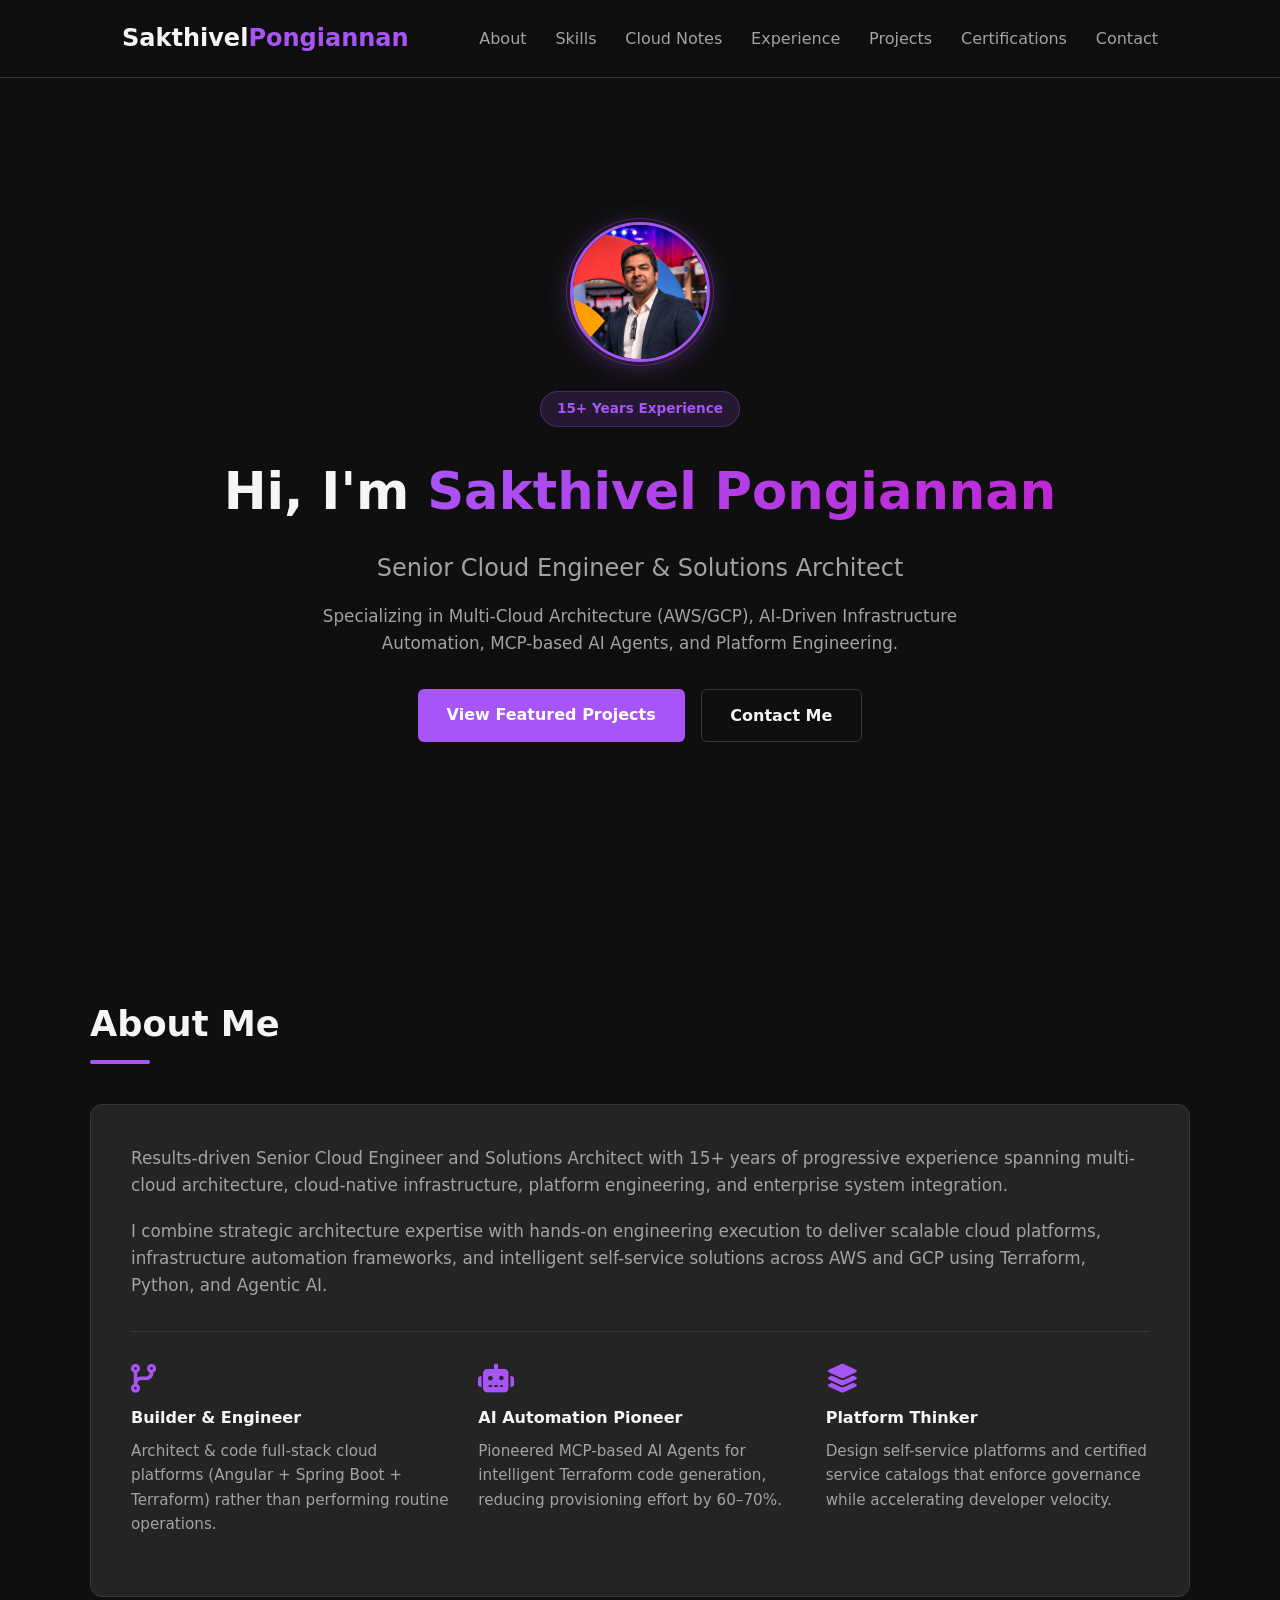
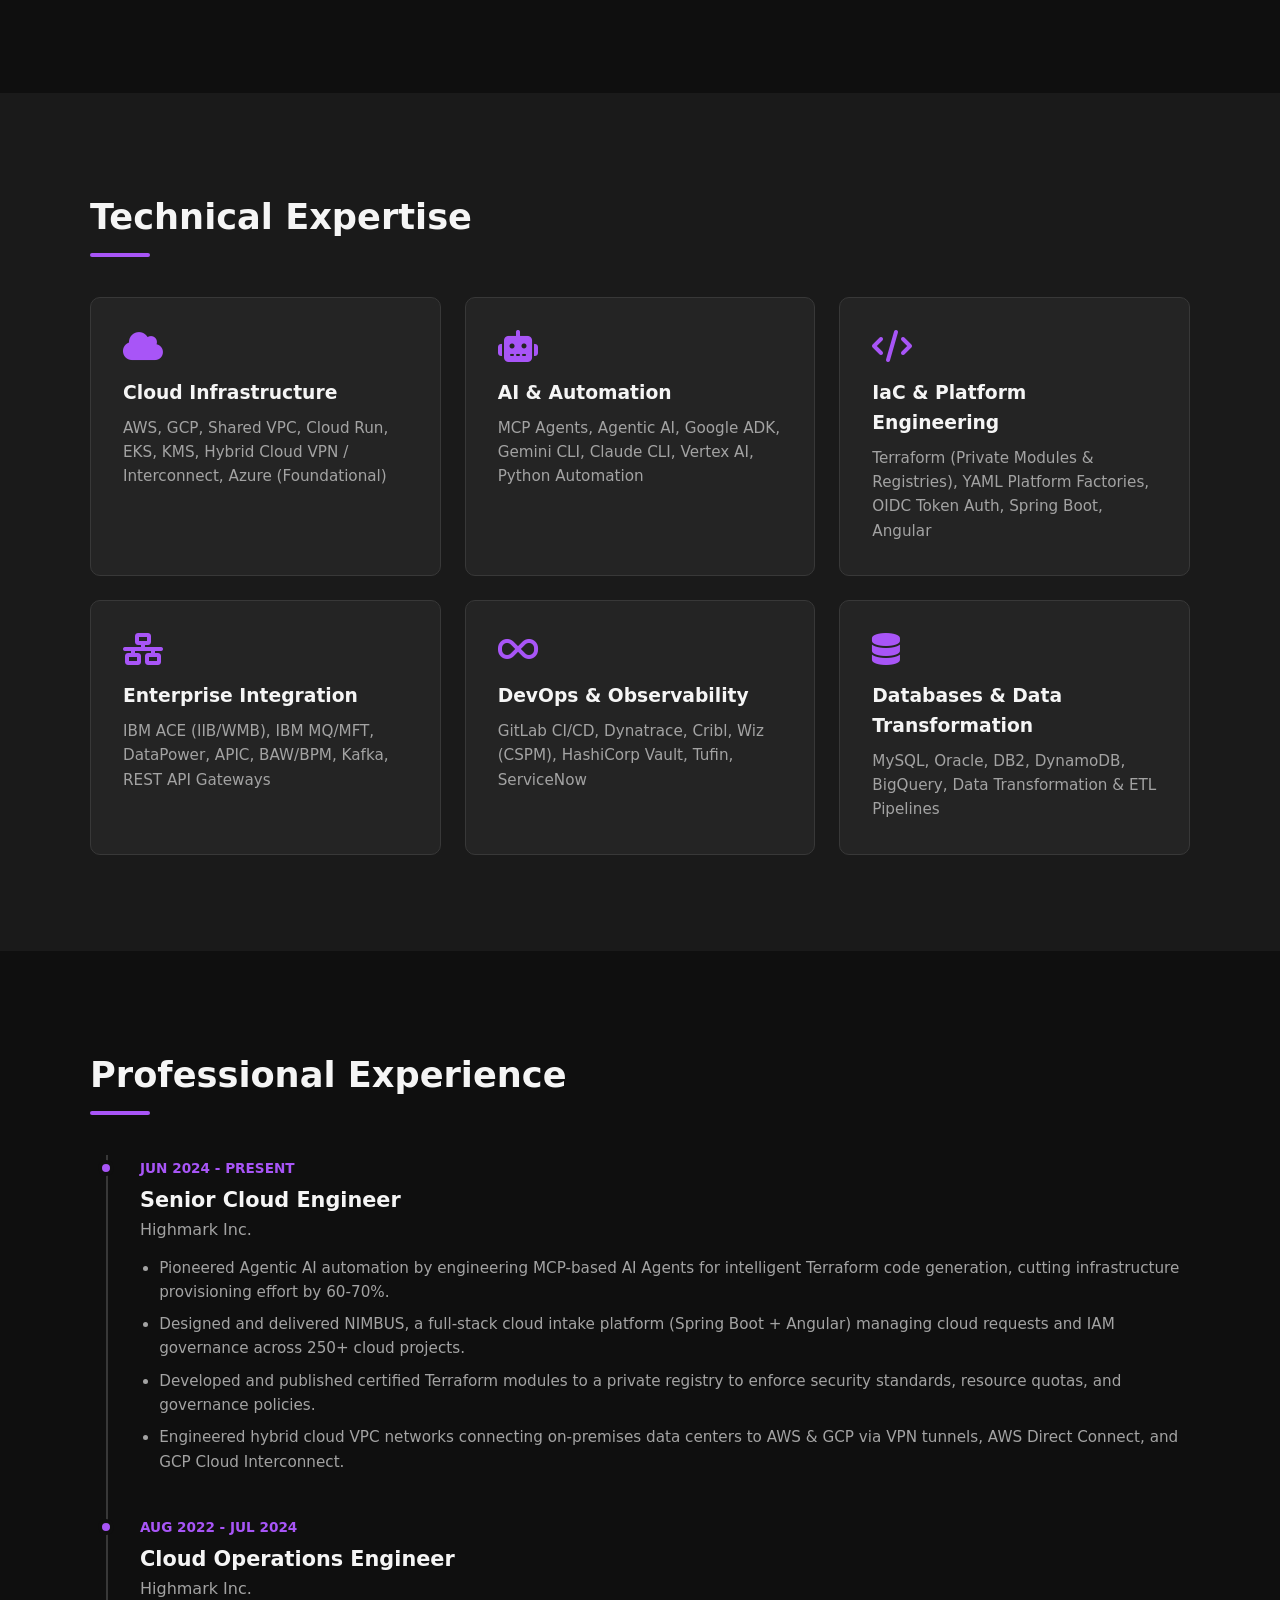
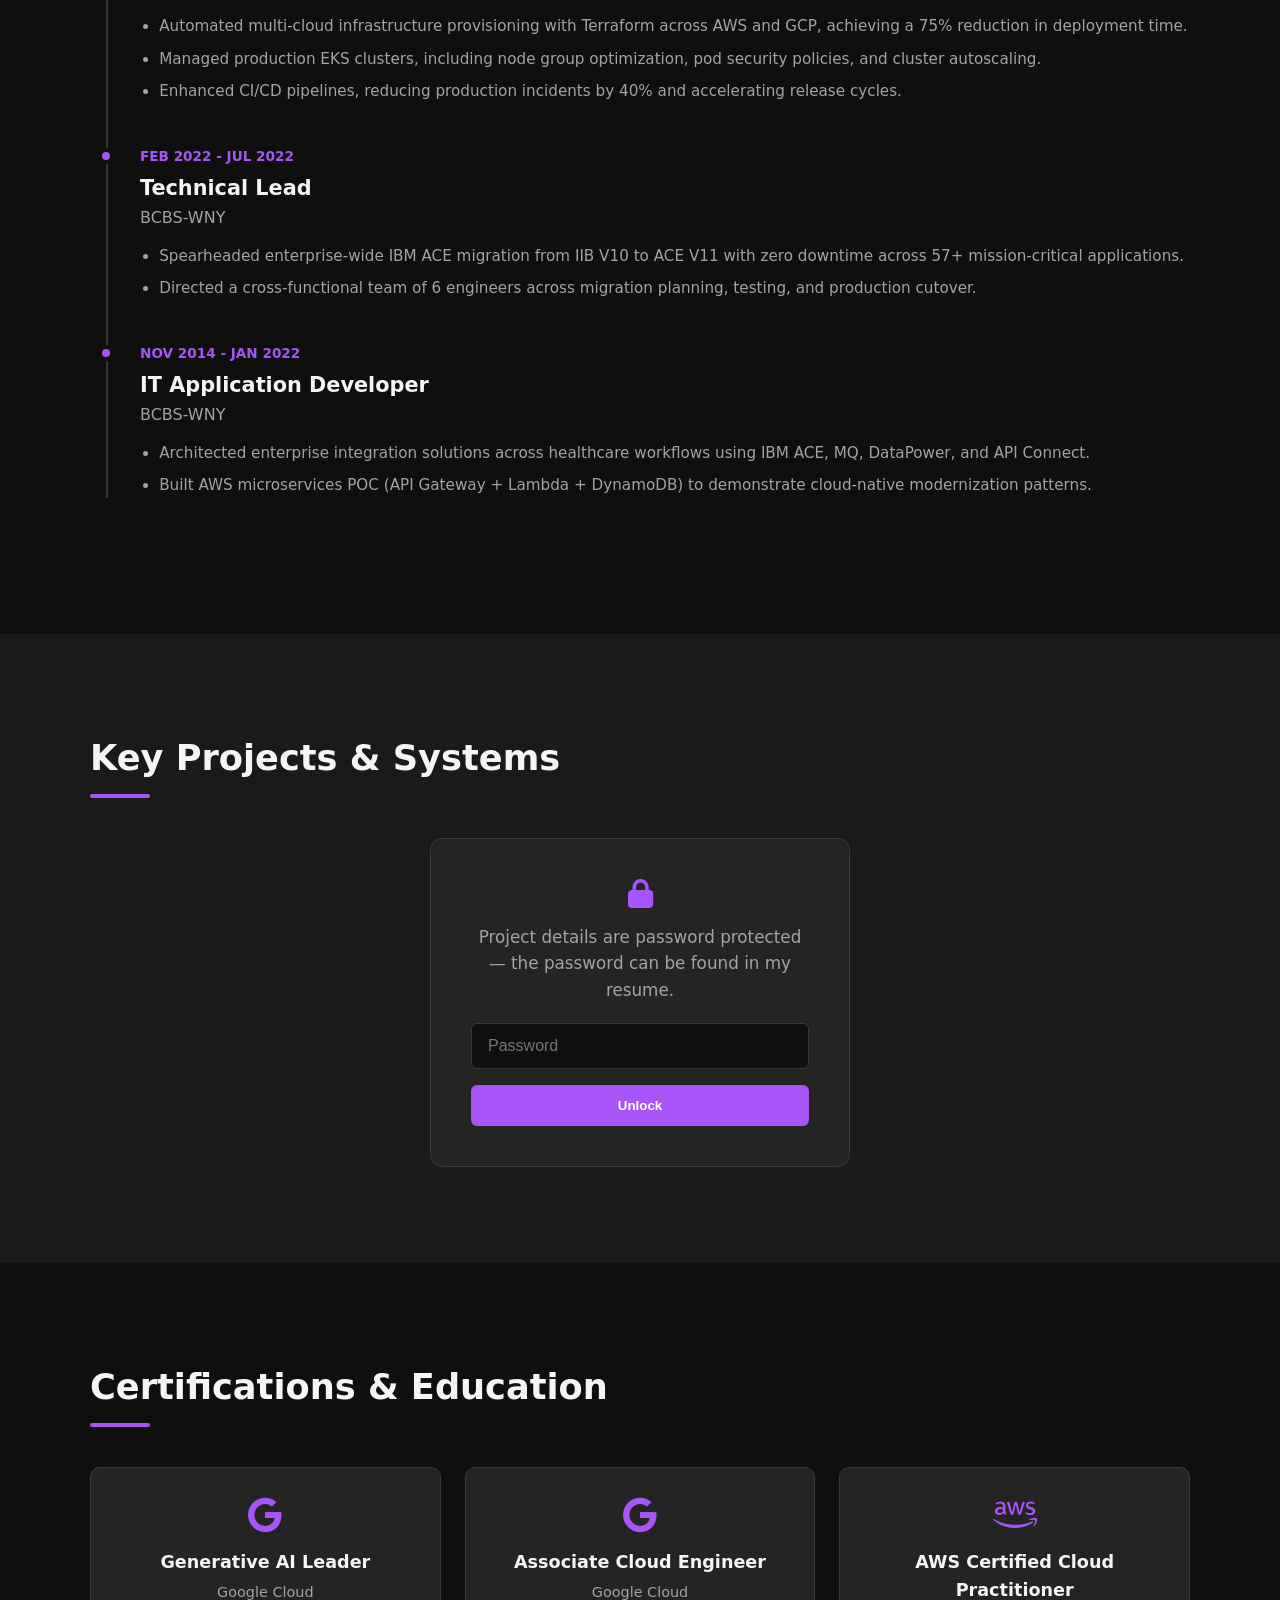
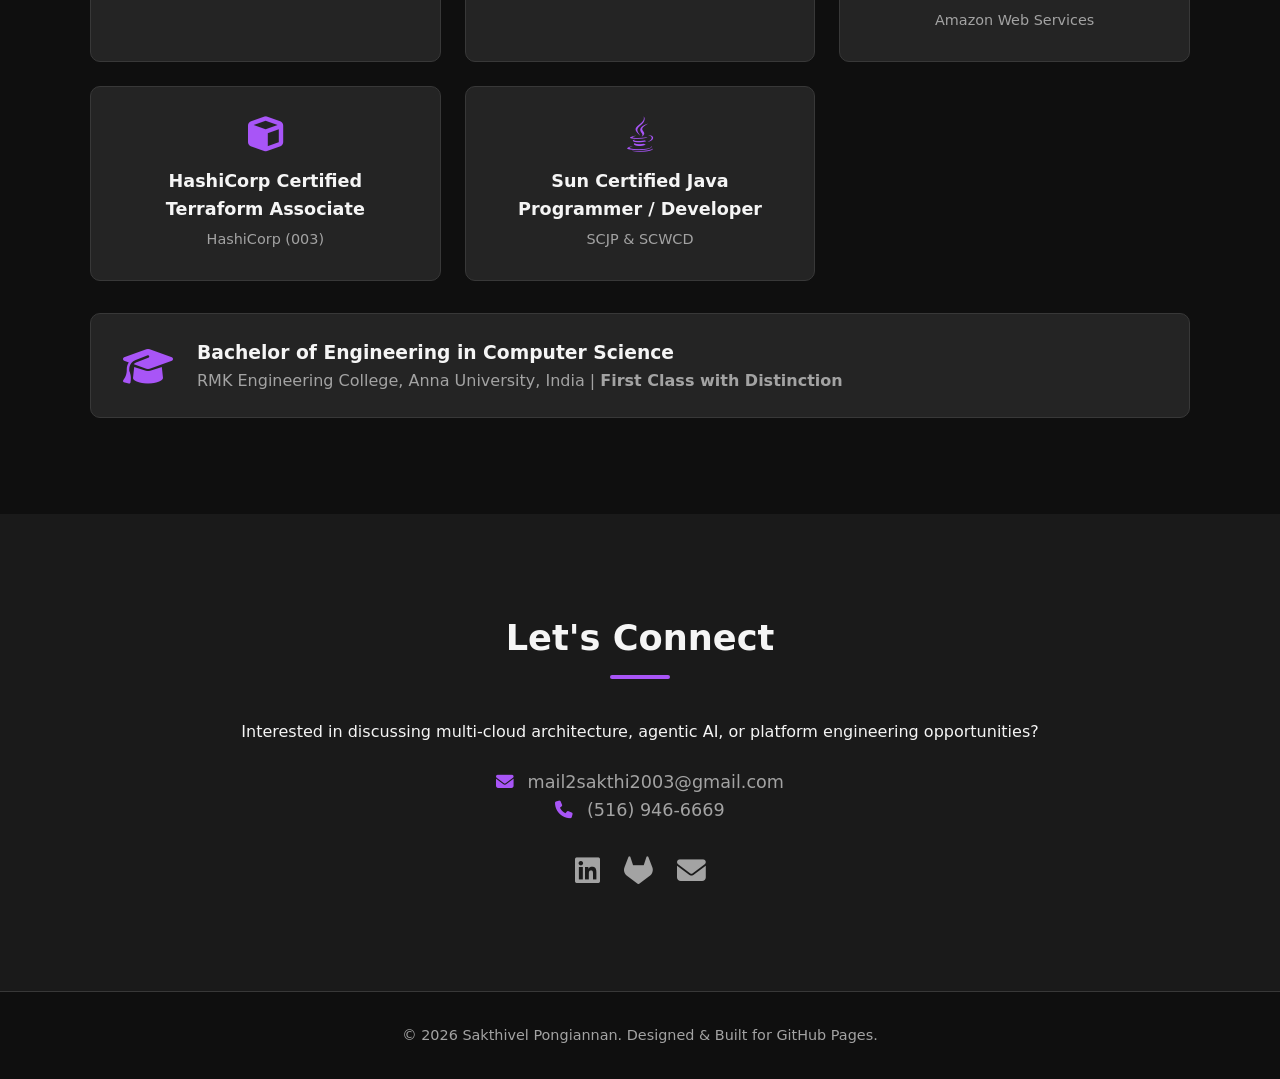
<file: index.html>
<!DOCTYPE html>
<html lang="en">
<head>
    <meta charset="UTF-8">
    <meta name="viewport" content="width=device-width, initial-scale=1.0">
    <title>Sakthivel Pongiannan | Senior Cloud Engineer & Solutions Architect</title>
    <link rel="stylesheet" href="style.css">
    <!-- Font Awesome for modern icons -->
    <link rel="stylesheet" href="https://cdnjs.cloudflare.com/ajax/libs/font-awesome/6.4.0/css/all.min.css">
</head>
<body>

    <!-- Navigation Bar -->
    <nav class="navbar">
        <div class="nav-container">
            <a href="#" class="logo">Sakthivel<span>Pongiannan</span></a>
            <ul class="nav-links">
                <li><a href="#about">About</a></li>
                <li><a href="#skills">Skills</a></li>
                <li><a href="aws.html">Cloud Notes</a></li>
                <li><a href="#experience">Experience</a></li>
                <li><a href="#projects">Projects</a></li>
                <li><a href="#certifications">Certifications</a></li>
                <li><a href="#contact">Contact</a></li>
            </ul>
        </div>
    </nav>

    <!-- Hero Section -->
    <header class="hero">
        <div class="hero-content">
            <div class="profile-pic-wrapper">
                <img src="assets/profile.jpg" alt="Sakthivel Pongiannan" class="profile-pic" width="140" height="140" loading="lazy">
                <div class="profile-pic-glow"></div>
            </div>
            <span class="badge">15+ Years Experience</span>
            <h1>Hi, I'm <span class="highlight">Sakthivel Pongiannan</span></h1>
            <p class="tagline">Senior Cloud Engineer & Solutions Architect</p>
            <p class="subtext">Specializing in Multi-Cloud Architecture (AWS/GCP), AI-Driven Infrastructure Automation, MCP-based AI Agents, and Platform Engineering.</p>
            <div class="hero-cta">
                <a href="#projects" class="btn btn-primary">View Featured Projects</a>
                <a href="#contact" class="btn btn-secondary">Contact Me</a>
            </div>
        </div>
    </header>

    <!-- About Section -->
    <section id="about" class="section">
        <div class="container">
            <h2 class="section-title">About Me</h2>
            <div class="about-card">
                <p>
                    Results-driven Senior Cloud Engineer and Solutions Architect with 15+ years of progressive experience spanning multi-cloud architecture, cloud-native infrastructure, platform engineering, and enterprise system integration.
                </p>
                <p>
                    I combine strategic architecture expertise with hands-on engineering execution to deliver scalable cloud platforms, infrastructure automation frameworks, and intelligent self-service solutions across AWS and GCP using Terraform, Python, and Agentic AI.
                </p>
                <div class="differentiators">
                    <div class="diff-item">
                        <i class="fa-solid fa-code-branch"></i>
                        <h4>Builder & Engineer</h4>
                        <p>Architect & code full-stack cloud platforms (Angular + Spring Boot + Terraform) rather than performing routine operations.</p>
                    </div>
                    <div class="diff-item">
                        <i class="fa-solid fa-robot"></i>
                        <h4>AI Automation Pioneer</h4>
                        <p>Pioneered MCP-based AI Agents for intelligent Terraform code generation, reducing provisioning effort by 60–70%.</p>
                    </div>
                    <div class="diff-item">
                        <i class="fa-solid fa-layer-group"></i>
                        <h4>Platform Thinker</h4>
                        <p>Design self-service platforms and certified service catalogs that enforce governance while accelerating developer velocity.</p>
                    </div>
                </div>
            </div>
        </div>
    </section>

    <!-- Skills Section -->
    <section id="skills" class="section bg-alt">
        <div class="container">
            <h2 class="section-title">Technical Expertise</h2>
            <div class="skills-grid">
                <div class="skill-card">
                    <i class="fa-solid fa-cloud"></i>
                    <h3>Cloud Infrastructure</h3>
                    <p>AWS, GCP, Shared VPC, Cloud Run, EKS, KMS, Hybrid Cloud VPN / Interconnect, Azure (Foundational)</p>
                </div>
                <div class="skill-card">
                    <i class="fa-solid fa-robot"></i>
                    <h3>AI & Automation</h3>
                    <p>MCP Agents, Agentic AI, Google ADK, Gemini CLI, Claude CLI, Vertex AI, Python Automation</p>
                </div>
                <div class="skill-card">
                    <i class="fa-solid fa-code"></i>
                    <h3>IaC & Platform Engineering</h3>
                    <p>Terraform (Private Modules & Registries), YAML Platform Factories, OIDC Token Auth, Spring Boot, Angular</p>
                </div>
                <div class="skill-card">
                    <i class="fa-solid fa-network-wired"></i>
                    <h3>Enterprise Integration</h3>
                    <p>IBM ACE (IIB/WMB), IBM MQ/MFT, DataPower, APIC, BAW/BPM, Kafka, REST API Gateways</p>
                </div>
                <div class="skill-card">
                    <i class="fa-solid fa-infinity"></i>
                    <h3>DevOps & Observability</h3>
                    <p>GitLab CI/CD, Dynatrace, Cribl, Wiz (CSPM), HashiCorp Vault, Tufin, ServiceNow</p>
                </div>
                <div class="skill-card">
                    <i class="fa-solid fa-database"></i>
                    <h3>Databases & Data Transformation</h3>
                    <p>MySQL, Oracle, DB2, DynamoDB, BigQuery, Data Transformation & ETL Pipelines</p>
                </div>
            </div>
        </div>
    </section>

    <!-- Experience Timeline Section -->
    <section id="experience" class="section">
        <div class="container">
            <h2 class="section-title">Professional Experience</h2>
            <div class="timeline">

                <div class="timeline-item">
                    <div class="timeline-dot"></div>
                    <div class="timeline-content">
                        <span class="timeline-date">Jun 2024 - Present</span>
                        <h3>Senior Cloud Engineer</h3>
                        <h4>Highmark Inc.</h4>
                        <ul>
                            <li>Pioneered Agentic AI automation by engineering MCP-based AI Agents for intelligent Terraform code generation, cutting infrastructure provisioning effort by 60-70%.</li>
                            <li>Designed and delivered NIMBUS, a full-stack cloud intake platform (Spring Boot + Angular) managing cloud requests and IAM governance across 250+ cloud projects.</li>
                            <li>Developed and published certified Terraform modules to a private registry to enforce security standards, resource quotas, and governance policies.</li>
                            <li>Engineered hybrid cloud VPC networks connecting on-premises data centers to AWS & GCP via VPN tunnels, AWS Direct Connect, and GCP Cloud Interconnect.</li>
                        </ul>
                    </div>
                </div>

                <div class="timeline-item">
                    <div class="timeline-dot"></div>
                    <div class="timeline-content">
                        <span class="timeline-date">Aug 2022 - Jul 2024</span>
                        <h3>Cloud Operations Engineer</h3>
                        <h4>Highmark Inc.</h4>
                        <ul>
                            <li>Automated multi-cloud infrastructure provisioning with Terraform across AWS and GCP, achieving a 75% reduction in deployment time.</li>
                            <li>Managed production EKS clusters, including node group optimization, pod security policies, and cluster autoscaling.</li>
                            <li>Enhanced CI/CD pipelines, reducing production incidents by 40% and accelerating release cycles.</li>
                        </ul>
                    </div>
                </div>

                <div class="timeline-item">
                    <div class="timeline-dot"></div>
                    <div class="timeline-content">
                        <span class="timeline-date">Feb 2022 - Jul 2022</span>
                        <h3>Technical Lead</h3>
                        <h4>BCBS-WNY</h4>
                        <ul>
                            <li>Spearheaded enterprise-wide IBM ACE migration from IIB V10 to ACE V11 with zero downtime across 57+ mission-critical applications.</li>
                            <li>Directed a cross-functional team of 6 engineers across migration planning, testing, and production cutover.</li>
                        </ul>
                    </div>
                </div>

                <div class="timeline-item">
                    <div class="timeline-dot"></div>
                    <div class="timeline-content">
                        <span class="timeline-date">Nov 2014 - Jan 2022</span>
                        <h3>IT Application Developer</h3>
                        <h4>BCBS-WNY</h4>
                        <ul>
                            <li>Architected enterprise integration solutions across healthcare workflows using IBM ACE, MQ, DataPower, and API Connect.</li>
                            <li>Built AWS microservices POC (API Gateway + Lambda + DynamoDB) to demonstrate cloud-native modernization patterns.</li>
                        </ul>
                    </div>
                </div>

            </div>
        </div>
    </section>

    <!-- Projects Section (password gated) -->
    <section id="projects" class="section bg-alt">
        <div class="container">
            <h2 class="section-title">Key Projects & Systems</h2>

            <!-- Lock prompt -->
            <div id="projects-lock" class="about-card" style="max-width: 420px; margin: 0 auto; text-align: center;">
                <i class="fa-solid fa-lock" style="font-size: 1.8rem; color: var(--accent-color); margin-bottom: 1rem;"></i>
                <p style="margin-bottom: 1.2rem;">Project details are password protected — the password can be found in my resume.</p>
                <form id="projects-unlock-form">
                    <input
                        type="password"
                        id="projects-password-input"
                        placeholder="Password"
                        autocomplete="off"
                        style="width: 100%; padding: 0.8rem 1rem; border-radius: 6px; border: 1px solid var(--border-color); background-color: var(--bg-color); color: var(--text-color); font-size: 1rem; margin-bottom: 1rem;"
                    >
                    <button type="submit" class="btn btn-primary" style="width: 100%; border: none; cursor: pointer;">Unlock</button>
                </form>
                <p id="projects-lock-error" style="color: #f87171; font-size: 0.9rem; margin-top: 1rem; display: none;">
                    Incorrect password. Try again.
                </p>
            </div>

            <!-- Gated content -->
            <div id="projects-content" style="display: none;">
                <div class="projects-grid">

                    <div class="project-card">
                        <div class="project-header">
                            <i class="fa-solid fa-microchip project-icon"></i>
                            <h3>MCP AI Agent Infrastructure Engine</h3>
                        </div>
                        <p>Engineered custom Model Context Protocol (MCP) AI agents utilizing Python and Google ADK for automated Terraform code generation, decreasing multi-cloud provisioning effort by 60–70%.</p>
                        <div class="tags">
                            <span>Agentic AI</span>
                            <span>MCP</span>
                            <span>Terraform</span>
                            <span>Google ADK</span>
                            <span>Python</span>
                        </div>
                    </div>

                    <div class="project-card">
                        <div class="project-header">
                            <i class="fa-solid fa-cubes project-icon"></i>
                            <h3>NIMBUS Cloud Intake Platform</h3>
                        </div>
                        <p>Designed and built an end-to-end cloud management platform deployed on GCP Cloud Run. Features automated IAM governance, self-service request workflows, and YAML factory deployments serving 250+ cloud projects.</p>
                        <div class="tags">
                            <span>Spring Boot</span>
                            <span>Angular</span>
                            <span>Cloud Run</span>
                            <span>GCP</span>
                            <span>AWS</span>
                        </div>
                    </div>

                    <div class="project-card">
                        <div class="project-header">
                            <i class="fa-solid fa-network-wired project-icon"></i>
                            <h3>Hybrid Multi-Cloud Foundation & Mesh</h3>
                        </div>
                        <p>Architected shared VPC landing zones, OIDC short-lived keyless authentication pipelines, cross-account RAM sharing, and hybrid interconnects linking on-prem data centers to AWS and GCP.</p>
                        <div class="tags">
                            <span>AWS RAM</span>
                            <span>Direct Connect</span>
                            <span>Shared VPC</span>
                            <span>OIDC</span>
                        </div>
                    </div>

                    <a href="https://github.com/mail2sakthi2003/AI_Agents" target="_blank" rel="noopener noreferrer" class="project-card" style="display: block; text-decoration: none; color: inherit;">
                        <div class="project-header">
                            <i class="fa-solid fa-comments project-icon"></i>
                            <h3>Agentic Chat UI on Google ADK</h3>
                        </div>
                        <p>Built a production-shaped Angular chat interface wired to a custom Google ADK agent, using CopilotKit and the AG-UI protocol to stream responses from a FastAPI bridge into a live, tool-enabled conversational UI.</p>
                        <div class="tags">
                            <span>Angular</span>
                            <span>Google ADK</span>
                            <span>CopilotKit</span>
                            <span>AG-UI Protocol</span>
                            <span>FastAPI</span>
                            <span>Gemini</span>
                        </div>
                    <a href="https://github.com/mail2sakthi2003/ai-engineering-roadmap/tree/master/rag-bot" target="_blank" rel="noopener noreferrer" class="project-card" style="display: block; text-decoration: none; color: inherit;">
                        <div class="project-header">
                            <i class="fa-solid fa-book-open-reader project-icon"></i>
                            <h3>Personal Knowledge RAG Engine</h3>
                        </div>
                        <p>Built a retrieval-augmented generation pipeline from the ground up — document ingestion and chunking, embedding into a local ChromaDB vector store, and a dedicated evaluation harness to measure retrieval quality and tune chunking strategy, rather than just wiring an API call.</p>
                        <div class="tags">
                            <span>Python</span>
                            <span>LangChain</span>
                            <span>ChromaDB</span>
                            <span>RAG</span>
                            <span>Vector Search</span>
                            <span>Claude API</span>
                        </div>
                    </a>

                </div>
                <button id="projects-lock-again-btn" class="btn btn-secondary" style="border: 1px solid var(--border-color); cursor: pointer; background: none; margin-top: 2rem;">
                    <i class="fa-solid fa-lock"></i> Lock projects
                </button>
            </div>
        </div>
    </section>

    <!-- Certifications Section -->
    <section id="certifications" class="section">
        <div class="container">
            <h2 class="section-title">Certifications & Education</h2>
            <div class="certs-grid">
                <div class="cert-card">
                    <i class="fa-brands fa-google cert-icon"></i>
                    <h4>Generative AI Leader</h4>
                    <p>Google Cloud</p>
                </div>
                <div class="cert-card">
                    <i class="fa-brands fa-google cert-icon"></i>
                    <h4>Associate Cloud Engineer</h4>
                    <p>Google Cloud</p>
                </div>
                <div class="cert-card">
                    <i class="fa-brands fa-aws cert-icon"></i>
                    <h4>AWS Certified Cloud Practitioner</h4>
                    <p>Amazon Web Services</p>
                </div>
                <div class="cert-card">
                    <i class="fa-solid fa-cube cert-icon"></i>
                    <h4>HashiCorp Certified Terraform Associate</h4>
                    <p>HashiCorp (003)</p>
                </div>
                <div class="cert-card">
                    <i class="fa-brands fa-java cert-icon"></i>
                    <h4>Sun Certified Java Programmer / Developer</h4>
                    <p>SCJP & SCWCD</p>
                </div>
            </div>

            <div class="education-box">
                <i class="fa-solid fa-graduation-cap edu-icon"></i>
                <div>
                    <h3>Bachelor of Engineering in Computer Science</h3>
                    <p>RMK Engineering College, Anna University, India | <strong>First Class with Distinction</strong></p>
                </div>
            </div>
        </div>
    </section>

    <!-- Contact Section -->
    <section id="contact" class="section bg-alt text-center">
        <div class="container">
            <h2 class="section-title">Let's Connect</h2>
            <p>Interested in discussing multi-cloud architecture, agentic AI, or platform engineering opportunities?</p>
            <div class="contact-details">
                <p><i class="fa-solid fa-envelope"></i> mail2sakthi2003@gmail.com</p>
                <p><i class="fa-solid fa-phone"></i> (516) 946-6669</p>
            </div>
            <div class="social-links">
                <a href="https://linkedin.com/in/spongiannan" target="_blank" title="LinkedIn"><i class="fa-brands fa-linkedin"></i></a>
                <a href="https://gitlab.com/mail2sakthi2003-allrepo" target="_blank" title="GitLab"><i class="fa-brands fa-gitlab"></i></a>
                <a href="mailto:mail2sakthi2003@gmail.com" title="Email"><i class="fa-solid fa-envelope"></i></a>
            </div>
        </div>
    </section>

    <!-- Footer -->
    <footer>
        <p>&copy; 2026 Sakthivel Pongiannan. Designed & Built for GitHub Pages.</p>
    </footer>

    <script>
        // SHA-256 hash of the shared site password — plaintext is never stored here.
        // Shared with notes.html so unlocking either one unlocks both, for this browser.
        const GATE_PASSWORD_HASH = '393a53b82702d50e5046990bca98f60f6153a4a9715c217d467826b340489800';
        const GATE_STORAGE_KEY = 'siteUnlocked';

        async function gateSha256Hex(text) {
            const data = new TextEncoder().encode(text);
            const hashBuffer = await crypto.subtle.digest('SHA-256', data);
            return Array.from(new Uint8Array(hashBuffer))
                .map(b => b.toString(16).padStart(2, '0'))
                .join('');
        }

        function showProjects() {
            document.getElementById('projects-lock').style.display = 'none';
            document.getElementById('projects-content').style.display = 'block';
        }

        function showProjectsLock() {
            document.getElementById('projects-content').style.display = 'none';
            document.getElementById('projects-lock').style.display = 'block';
            document.getElementById('projects-password-input').value = '';
        }

        if (localStorage.getItem(GATE_STORAGE_KEY) === 'true') {
            showProjects();
        }

        document.getElementById('projects-unlock-form').addEventListener('submit', async (e) => {
            e.preventDefault();
            const entered = document.getElementById('projects-password-input').value;
            const enteredHash = await gateSha256Hex(entered);

            if (enteredHash === GATE_PASSWORD_HASH) {
                localStorage.setItem(GATE_STORAGE_KEY, 'true');
                document.getElementById('projects-lock-error').style.display = 'none';
                showProjects();
            } else {
                document.getElementById('projects-lock-error').style.display = 'block';
            }
        });

        document.getElementById('projects-lock-again-btn').addEventListener('click', () => {
            localStorage.removeItem(GATE_STORAGE_KEY);
            showProjectsLock();
        });
    </script>

</body>
</html>
</file>
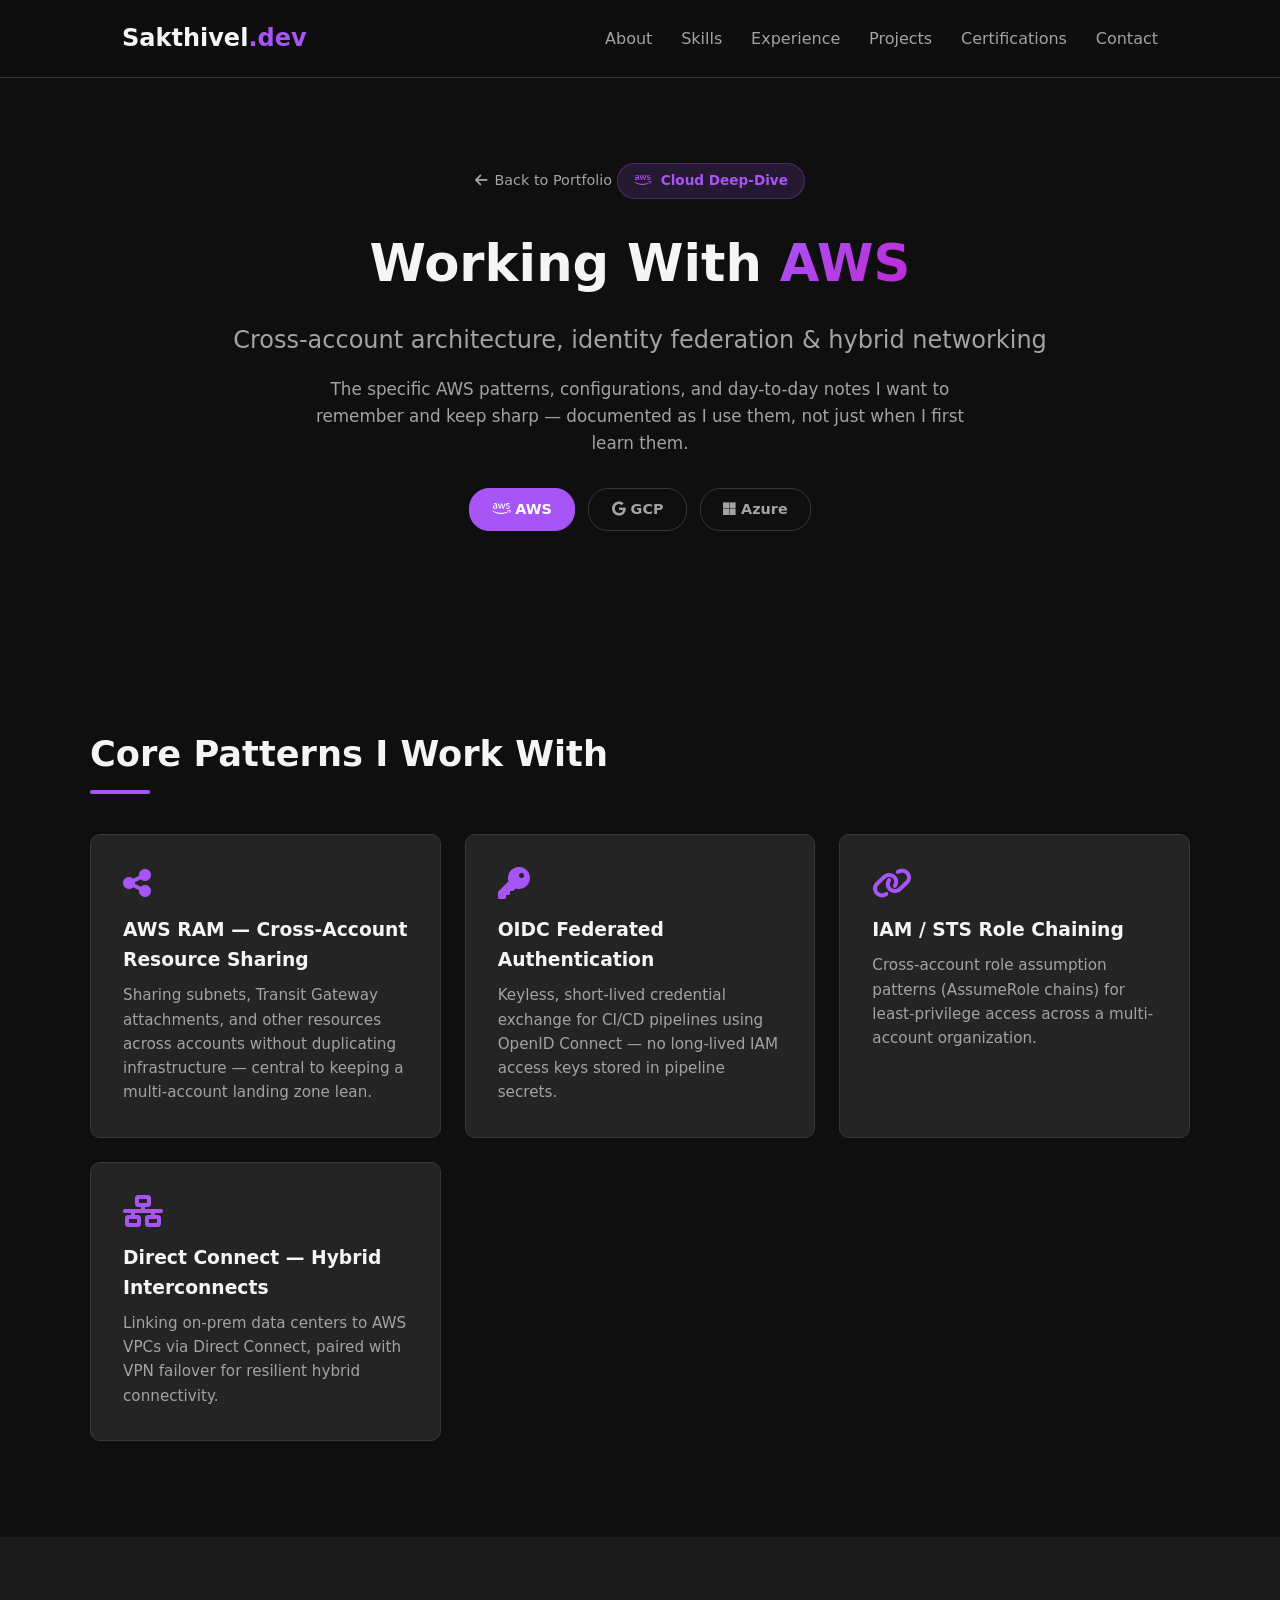
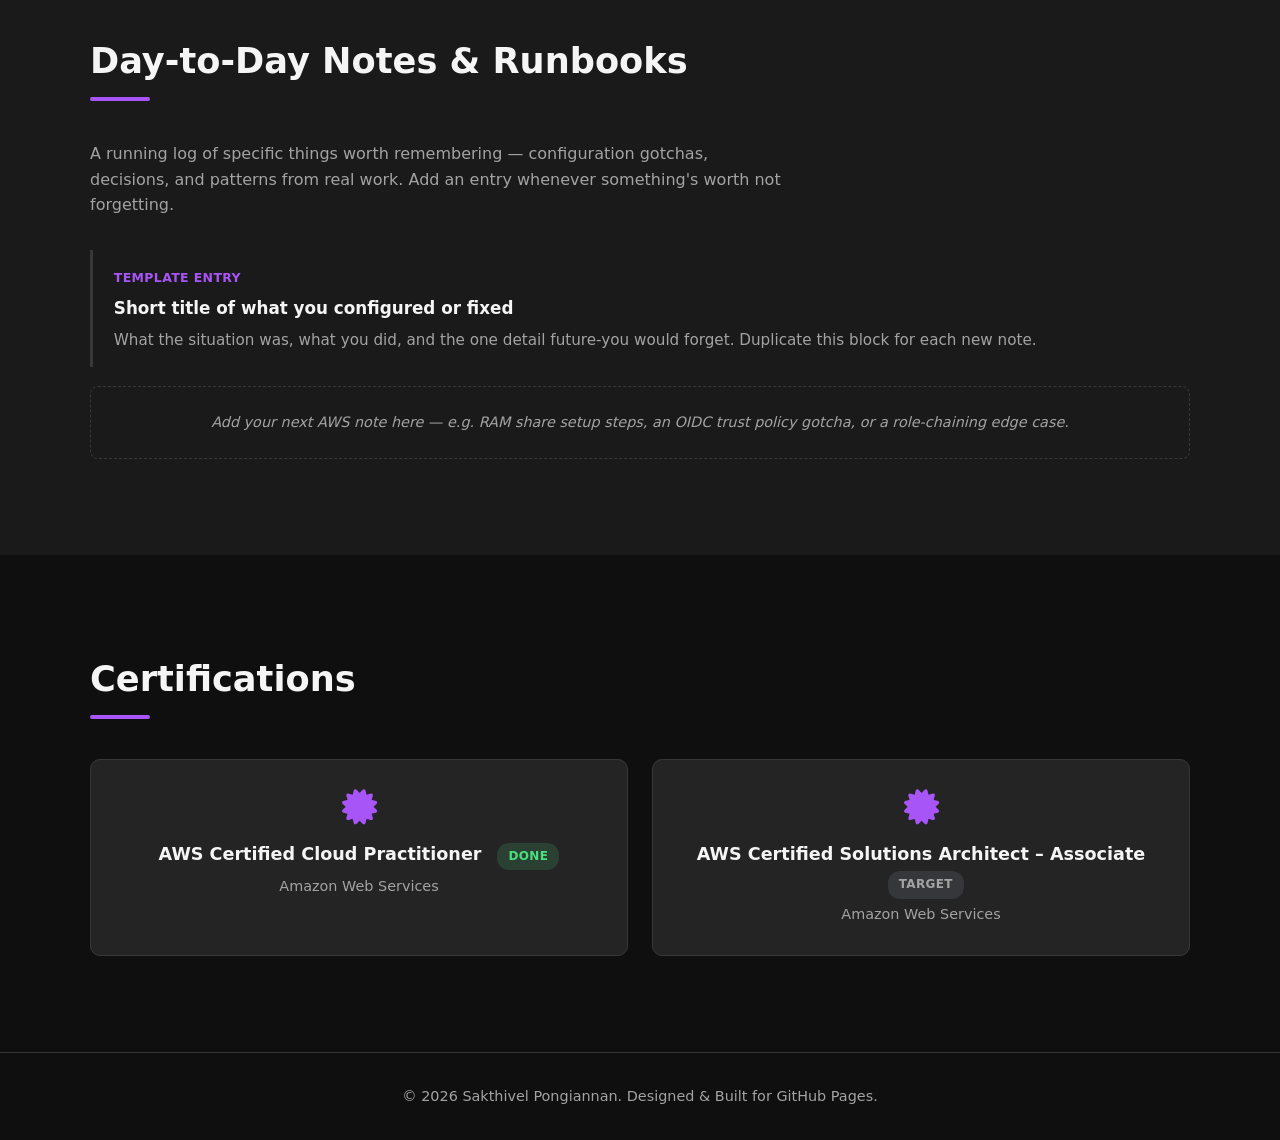
<file: aws.html>
<!DOCTYPE html>
<html lang="en">
<head>
    <meta charset="UTF-8">
    <meta name="viewport" content="width=device-width, initial-scale=1.0">
    <title>AWS Deep-Dive | Sakthivel Pongiannan</title>
    <link rel="stylesheet" href="style.css">
    <link rel="stylesheet" href="https://cdnjs.cloudflare.com/ajax/libs/font-awesome/6.4.0/css/all.min.css">
</head>
<body>

    <!-- Navigation Bar -->
    <nav class="navbar">
        <div class="nav-container">
            <a href="index.html" class="logo">Sakthivel<span>.dev</span></a>
            <ul class="nav-links">
                <li><a href="index.html#about">About</a></li>
                <li><a href="index.html#skills">Skills</a></li>
                <li><a href="index.html#experience">Experience</a></li>
                <li><a href="index.html#projects">Projects</a></li>
                <li><a href="index.html#certifications">Certifications</a></li>
                <li><a href="index.html#contact">Contact</a></li>
            </ul>
        </div>
    </nav>

    <!-- Hero -->
    <header class="hero" style="min-height: 70vh;">
        <div class="hero-content">
            <a href="index.html" class="back-link"><i class="fa-solid fa-arrow-left"></i> Back to Portfolio</a>
            <span class="badge"><i class="fa-brands fa-aws"></i>&nbsp; Cloud Deep-Dive</span>
            <h1>Working With <span class="highlight">AWS</span></h1>
            <p class="tagline">Cross-account architecture, identity federation & hybrid networking</p>
            <p class="subtext">The specific AWS patterns, configurations, and day-to-day notes I want to remember and keep sharp — documented as I use them, not just when I first learn them.</p>

            <nav class="cloud-switcher">
                <a href="aws.html" class="cloud-tab active"><i class="fa-brands fa-aws"></i> AWS</a>
                <a href="gcp.html" class="cloud-tab"><i class="fa-brands fa-google"></i> GCP</a>
                <a href="azure.html" class="cloud-tab"><i class="fa-brands fa-microsoft"></i> Azure</a>
            </nav>
        </div>
    </header>

    <!-- Core Patterns -->
    <section class="section" id="patterns">
        <div class="container">
            <h2 class="section-title">Core Patterns I Work With</h2>
            <div class="skills-grid">
                <div class="skill-card">
                    <i class="fa-solid fa-share-nodes"></i>
                    <h3>AWS RAM — Cross-Account Resource Sharing</h3>
                    <p>Sharing subnets, Transit Gateway attachments, and other resources across accounts without duplicating infrastructure — central to keeping a multi-account landing zone lean.</p>
                </div>
                <div class="skill-card">
                    <i class="fa-solid fa-key"></i>
                    <h3>OIDC Federated Authentication</h3>
                    <p>Keyless, short-lived credential exchange for CI/CD pipelines using OpenID Connect — no long-lived IAM access keys stored in pipeline secrets.</p>
                </div>
                <div class="skill-card">
                    <i class="fa-solid fa-link"></i>
                    <h3>IAM / STS Role Chaining</h3>
                    <p>Cross-account role assumption patterns (AssumeRole chains) for least-privilege access across a multi-account organization.</p>
                </div>
                <div class="skill-card">
                    <i class="fa-solid fa-network-wired"></i>
                    <h3>Direct Connect — Hybrid Interconnects</h3>
                    <p>Linking on-prem data centers to AWS VPCs via Direct Connect, paired with VPN failover for resilient hybrid connectivity.</p>
                </div>
            </div>
        </div>
    </section>

    <!-- Day to Day Notes -->
    <section class="section bg-alt" id="notes">
        <div class="container">
            <h2 class="section-title">Day-to-Day Notes & Runbooks</h2>
            <p style="color: var(--text-muted); margin-bottom: 2rem; max-width: 700px;">A running log of specific things worth remembering — configuration gotchas, decisions, and patterns from real work. Add an entry whenever something's worth not forgetting.</p>

            <div class="log-entry">
                <span class="log-date">Template Entry</span>
                <h4>Short title of what you configured or fixed</h4>
                <p>What the situation was, what you did, and the one detail future-you would forget. Duplicate this block for each new note.</p>
            </div>

            <div class="log-placeholder">
                Add your next AWS note here — e.g. RAM share setup steps, an OIDC trust policy gotcha, or a role-chaining edge case.
            </div>
        </div>
    </section>

    <!-- Certifications -->
    <section class="section" id="aws-certs">
        <div class="container">
            <h2 class="section-title">Certifications</h2>
            <div class="certs-grid">
                <div class="cert-card">
                    <i class="fa-solid fa-certificate cert-icon"></i>
                    <h4>AWS Certified Cloud Practitioner <span class="status-pill status-done">Done</span></h4>
                    <p>Amazon Web Services</p>
                </div>
                <div class="cert-card">
                    <i class="fa-solid fa-certificate cert-icon"></i>
                    <h4>AWS Certified Solutions Architect – Associate <span class="status-pill status-planned">Target</span></h4>
                    <p>Amazon Web Services</p>
                </div>
            </div>
        </div>
    </section>

    <footer>
        &copy; 2026 Sakthivel Pongiannan. Designed &amp; Built for GitHub Pages.
    </footer>

</body>
</html>
</file>
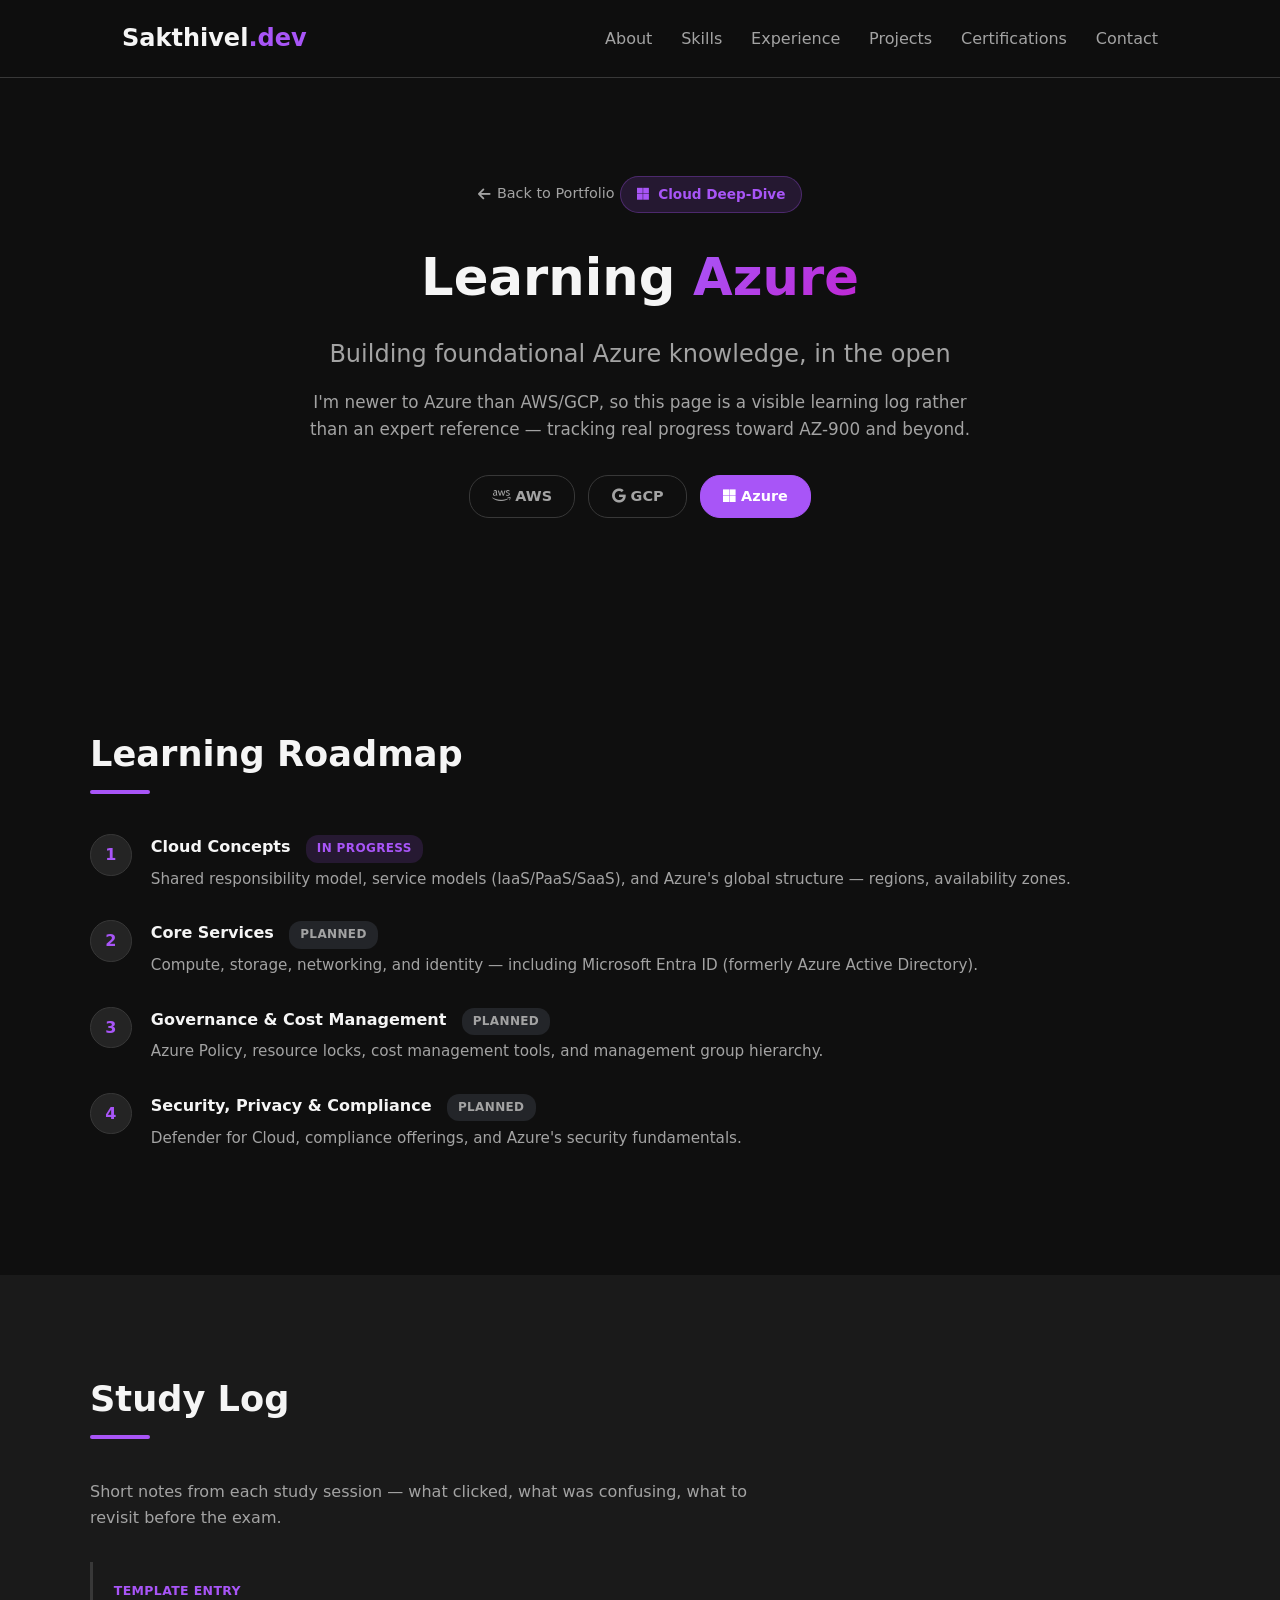
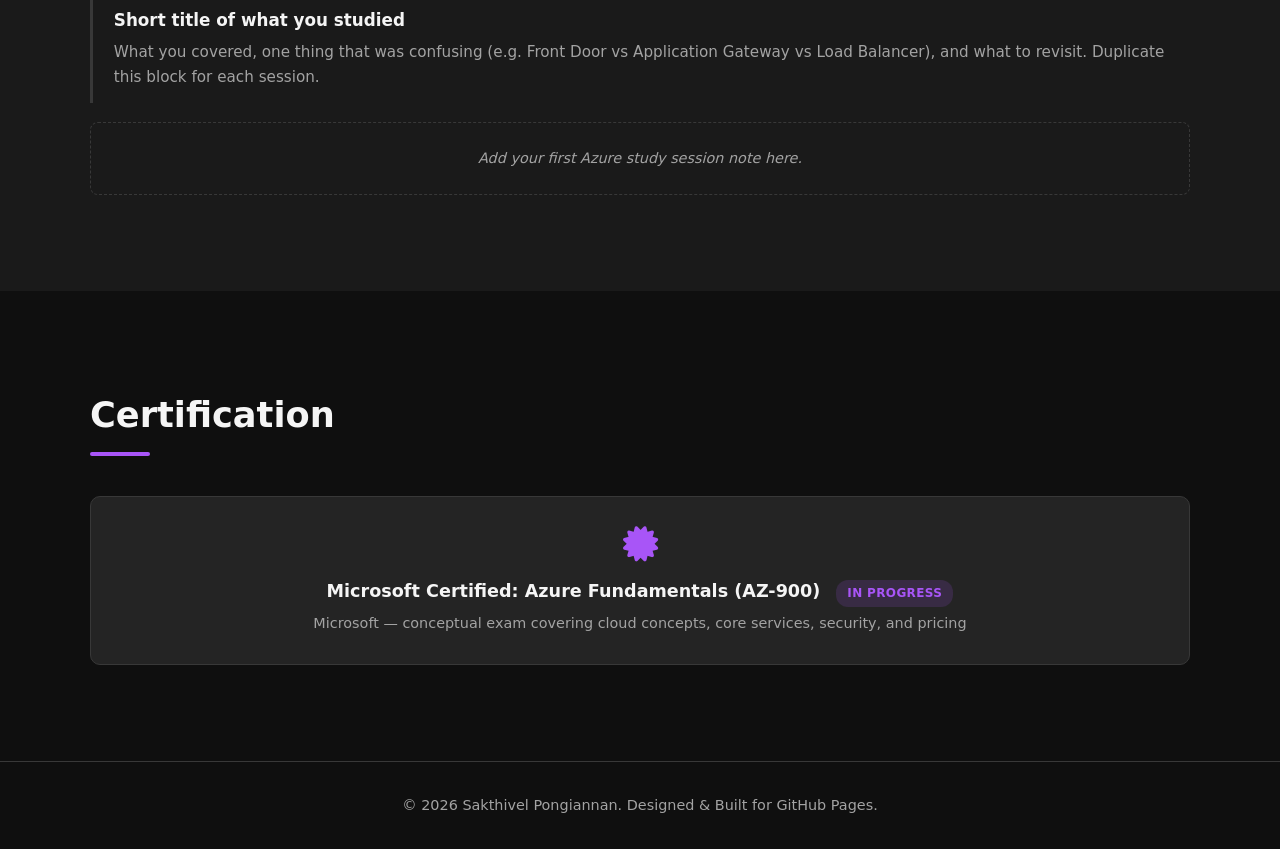
<file: azure.html>
<!DOCTYPE html>
<html lang="en">
<head>
    <meta charset="UTF-8">
    <meta name="viewport" content="width=device-width, initial-scale=1.0">
    <title>Azure Learning Journey | Sakthivel Pongiannan</title>
    <link rel="stylesheet" href="style.css">
    <link rel="stylesheet" href="https://cdnjs.cloudflare.com/ajax/libs/font-awesome/6.4.0/css/all.min.css">
</head>
<body>

    <!-- Navigation Bar -->
    <nav class="navbar">
        <div class="nav-container">
            <a href="index.html" class="logo">Sakthivel<span>.dev</span></a>
            <ul class="nav-links">
                <li><a href="index.html#about">About</a></li>
                <li><a href="index.html#skills">Skills</a></li>
                <li><a href="index.html#experience">Experience</a></li>
                <li><a href="index.html#projects">Projects</a></li>
                <li><a href="index.html#certifications">Certifications</a></li>
                <li><a href="index.html#contact">Contact</a></li>
            </ul>
        </div>
    </nav>

    <!-- Hero -->
    <header class="hero" style="min-height: 70vh;">
        <div class="hero-content">
            <a href="index.html" class="back-link"><i class="fa-solid fa-arrow-left"></i> Back to Portfolio</a>
            <span class="badge"><i class="fa-brands fa-microsoft"></i>&nbsp; Cloud Deep-Dive</span>
            <h1>Learning <span class="highlight">Azure</span></h1>
            <p class="tagline">Building foundational Azure knowledge, in the open</p>
            <p class="subtext">I'm newer to Azure than AWS/GCP, so this page is a visible learning log rather than an expert reference — tracking real progress toward AZ-900 and beyond.</p>

            <nav class="cloud-switcher">
                <a href="aws.html" class="cloud-tab"><i class="fa-brands fa-aws"></i> AWS</a>
                <a href="gcp.html" class="cloud-tab"><i class="fa-brands fa-google"></i> GCP</a>
                <a href="azure.html" class="cloud-tab active"><i class="fa-brands fa-microsoft"></i> Azure</a>
            </nav>
        </div>
    </header>

    <!-- Learning Roadmap -->
    <section class="section" id="roadmap">
        <div class="container">
            <h2 class="section-title">Learning Roadmap</h2>
            <div class="roadmap-step">
                <div class="roadmap-num">1</div>
                <div class="roadmap-content">
                    <h4>Cloud Concepts <span class="status-pill status-inprogress">In Progress</span></h4>
                    <p>Shared responsibility model, service models (IaaS/PaaS/SaaS), and Azure's global structure — regions, availability zones.</p>
                </div>
            </div>
            <div class="roadmap-step">
                <div class="roadmap-num">2</div>
                <div class="roadmap-content">
                    <h4>Core Services <span class="status-pill status-planned">Planned</span></h4>
                    <p>Compute, storage, networking, and identity — including Microsoft Entra ID (formerly Azure Active Directory).</p>
                </div>
            </div>
            <div class="roadmap-step">
                <div class="roadmap-num">3</div>
                <div class="roadmap-content">
                    <h4>Governance & Cost Management <span class="status-pill status-planned">Planned</span></h4>
                    <p>Azure Policy, resource locks, cost management tools, and management group hierarchy.</p>
                </div>
            </div>
            <div class="roadmap-step">
                <div class="roadmap-num">4</div>
                <div class="roadmap-content">
                    <h4>Security, Privacy & Compliance <span class="status-pill status-planned">Planned</span></h4>
                    <p>Defender for Cloud, compliance offerings, and Azure's security fundamentals.</p>
                </div>
            </div>
        </div>
    </section>

    <!-- Study Log -->
    <section class="section bg-alt" id="notes">
        <div class="container">
            <h2 class="section-title">Study Log</h2>
            <p style="color: var(--text-muted); margin-bottom: 2rem; max-width: 700px;">Short notes from each study session — what clicked, what was confusing, what to revisit before the exam.</p>

            <div class="log-entry">
                <span class="log-date">Template Entry</span>
                <h4>Short title of what you studied</h4>
                <p>What you covered, one thing that was confusing (e.g. Front Door vs Application Gateway vs Load Balancer), and what to revisit. Duplicate this block for each session.</p>
            </div>

            <div class="log-placeholder">
                Add your first Azure study session note here.
            </div>
        </div>
    </section>

    <!-- Certification -->
    <section class="section" id="azure-certs">
        <div class="container">
            <h2 class="section-title">Certification</h2>
            <div class="certs-grid">
                <div class="cert-card">
                    <i class="fa-solid fa-certificate cert-icon"></i>
                    <h4>Microsoft Certified: Azure Fundamentals (AZ-900) <span class="status-pill status-inprogress">In Progress</span></h4>
                    <p>Microsoft — conceptual exam covering cloud concepts, core services, security, and pricing</p>
                </div>
            </div>
        </div>
    </section>

    <footer>
        &copy; 2026 Sakthivel Pongiannan. Designed &amp; Built for GitHub Pages.
    </footer>

</body>
</html>
</file>
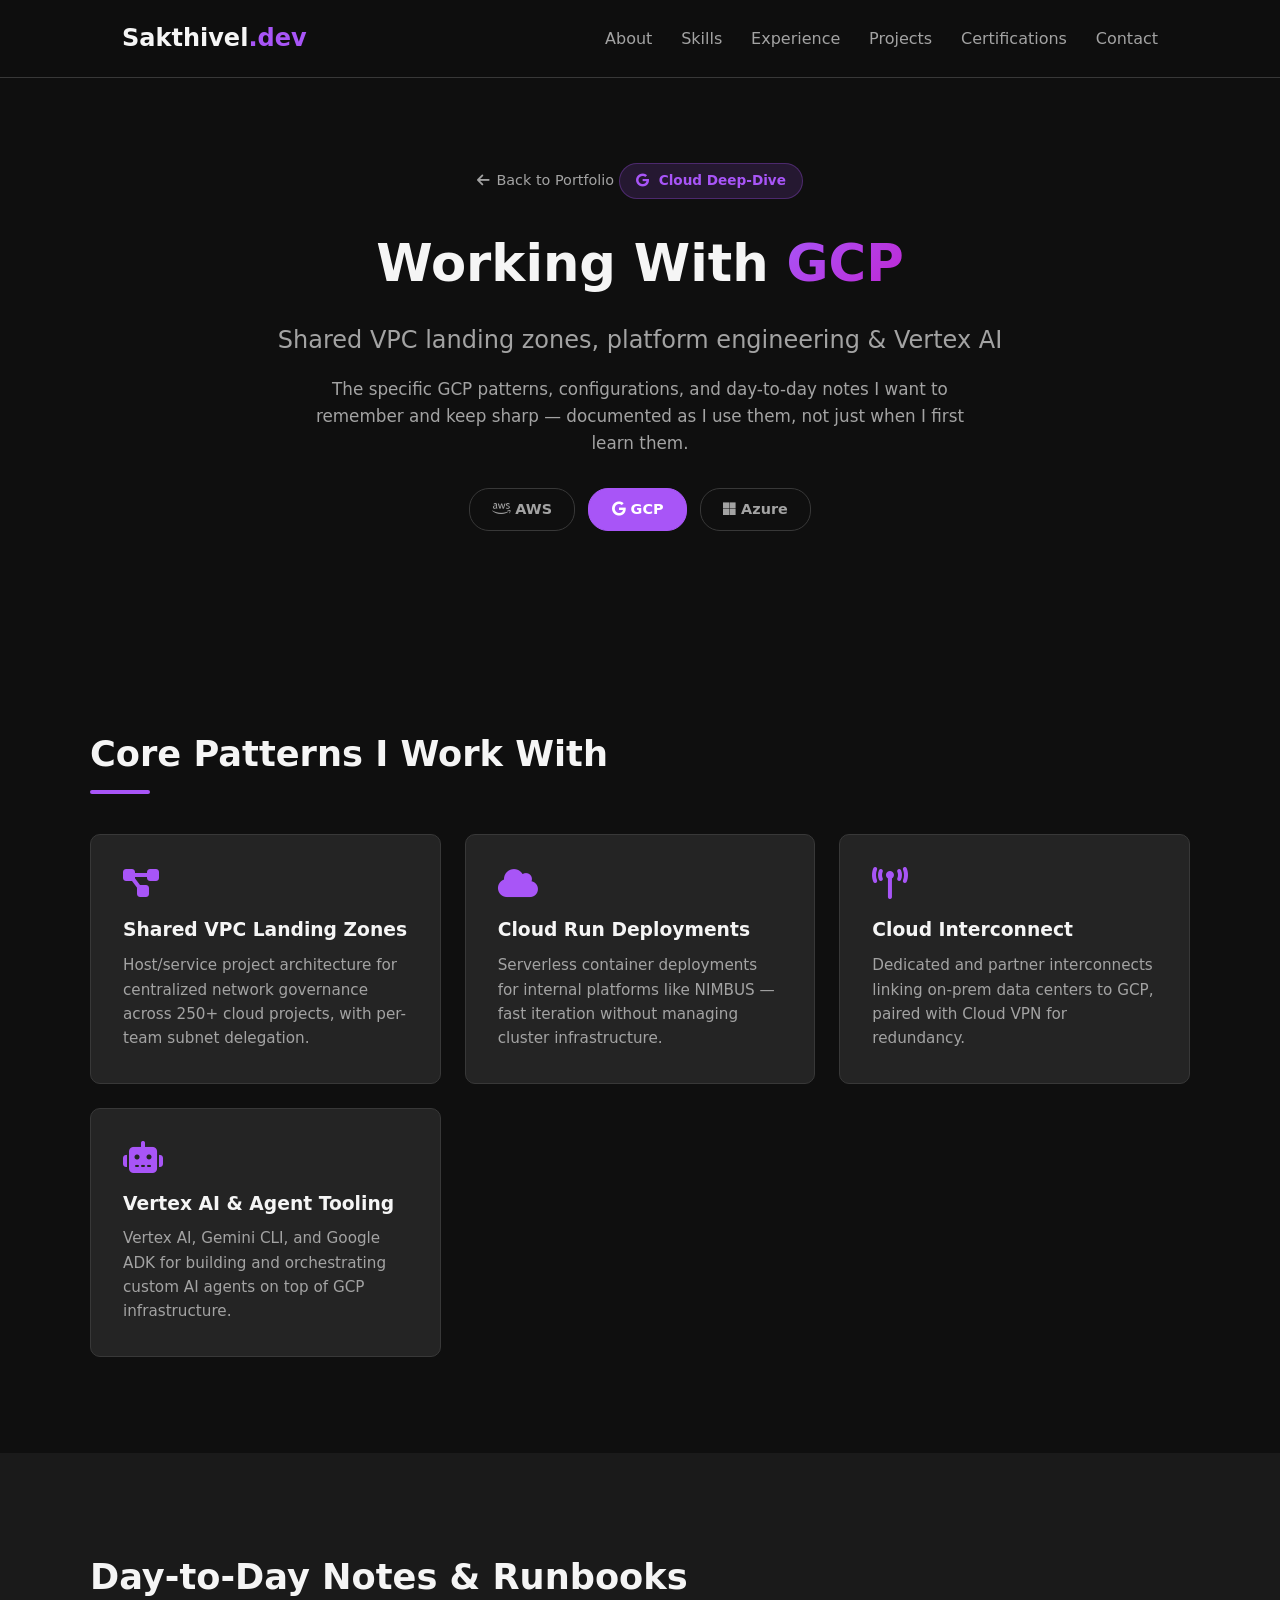
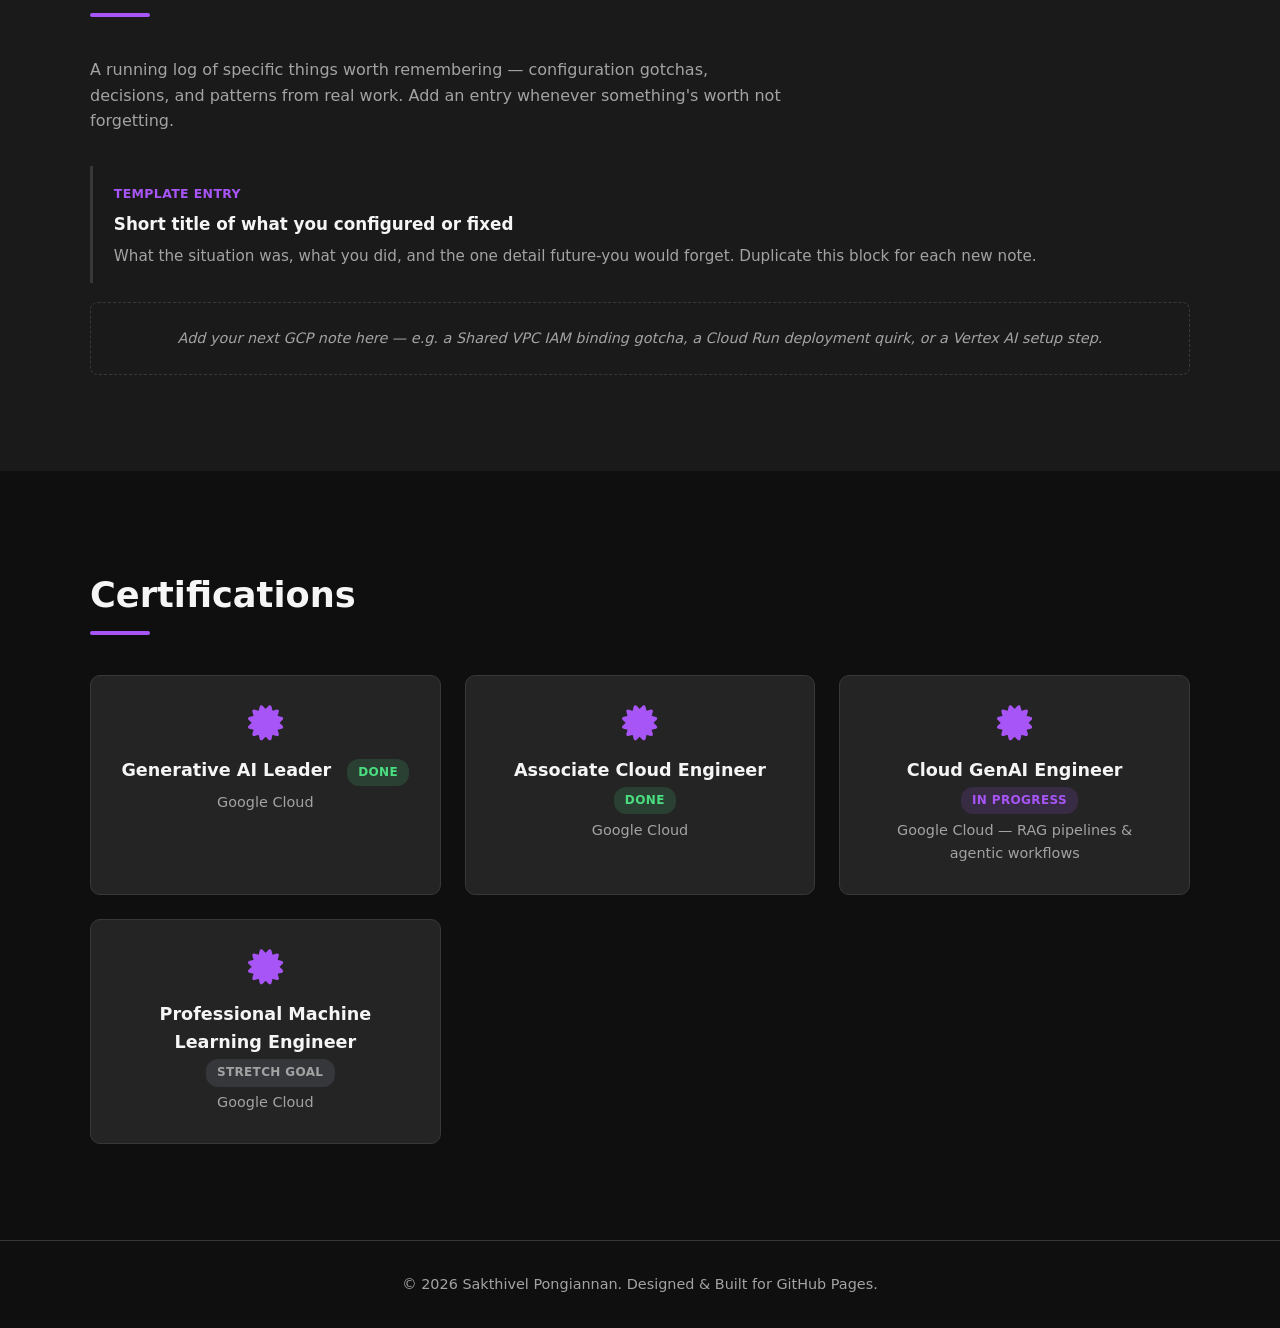
<file: gcp.html>
<!DOCTYPE html>
<html lang="en">
<head>
    <meta charset="UTF-8">
    <meta name="viewport" content="width=device-width, initial-scale=1.0">
    <title>GCP Deep-Dive | Sakthivel Pongiannan</title>
    <link rel="stylesheet" href="style.css">
    <link rel="stylesheet" href="https://cdnjs.cloudflare.com/ajax/libs/font-awesome/6.4.0/css/all.min.css">
</head>
<body>

    <!-- Navigation Bar -->
    <nav class="navbar">
        <div class="nav-container">
            <a href="index.html" class="logo">Sakthivel<span>.dev</span></a>
            <ul class="nav-links">
                <li><a href="index.html#about">About</a></li>
                <li><a href="index.html#skills">Skills</a></li>
                <li><a href="index.html#experience">Experience</a></li>
                <li><a href="index.html#projects">Projects</a></li>
                <li><a href="index.html#certifications">Certifications</a></li>
                <li><a href="index.html#contact">Contact</a></li>
            </ul>
        </div>
    </nav>

    <!-- Hero -->
    <header class="hero" style="min-height: 70vh;">
        <div class="hero-content">
            <a href="index.html" class="back-link"><i class="fa-solid fa-arrow-left"></i> Back to Portfolio</a>
            <span class="badge"><i class="fa-brands fa-google"></i>&nbsp; Cloud Deep-Dive</span>
            <h1>Working With <span class="highlight">GCP</span></h1>
            <p class="tagline">Shared VPC landing zones, platform engineering & Vertex AI</p>
            <p class="subtext">The specific GCP patterns, configurations, and day-to-day notes I want to remember and keep sharp — documented as I use them, not just when I first learn them.</p>

            <nav class="cloud-switcher">
                <a href="aws.html" class="cloud-tab"><i class="fa-brands fa-aws"></i> AWS</a>
                <a href="gcp.html" class="cloud-tab active"><i class="fa-brands fa-google"></i> GCP</a>
                <a href="azure.html" class="cloud-tab"><i class="fa-brands fa-microsoft"></i> Azure</a>
            </nav>
        </div>
    </header>

    <!-- Core Patterns -->
    <section class="section" id="patterns">
        <div class="container">
            <h2 class="section-title">Core Patterns I Work With</h2>
            <div class="skills-grid">
                <div class="skill-card">
                    <i class="fa-solid fa-diagram-project"></i>
                    <h3>Shared VPC Landing Zones</h3>
                    <p>Host/service project architecture for centralized network governance across 250+ cloud projects, with per-team subnet delegation.</p>
                </div>
                <div class="skill-card">
                    <i class="fa-solid fa-cloud"></i>
                    <h3>Cloud Run Deployments</h3>
                    <p>Serverless container deployments for internal platforms like NIMBUS — fast iteration without managing cluster infrastructure.</p>
                </div>
                <div class="skill-card">
                    <i class="fa-solid fa-tower-broadcast"></i>
                    <h3>Cloud Interconnect</h3>
                    <p>Dedicated and partner interconnects linking on-prem data centers to GCP, paired with Cloud VPN for redundancy.</p>
                </div>
                <div class="skill-card">
                    <i class="fa-solid fa-robot"></i>
                    <h3>Vertex AI & Agent Tooling</h3>
                    <p>Vertex AI, Gemini CLI, and Google ADK for building and orchestrating custom AI agents on top of GCP infrastructure.</p>
                </div>
            </div>
        </div>
    </section>

    <!-- Day to Day Notes -->
    <section class="section bg-alt" id="notes">
        <div class="container">
            <h2 class="section-title">Day-to-Day Notes & Runbooks</h2>
            <p style="color: var(--text-muted); margin-bottom: 2rem; max-width: 700px;">A running log of specific things worth remembering — configuration gotchas, decisions, and patterns from real work. Add an entry whenever something's worth not forgetting.</p>

            <div class="log-entry">
                <span class="log-date">Template Entry</span>
                <h4>Short title of what you configured or fixed</h4>
                <p>What the situation was, what you did, and the one detail future-you would forget. Duplicate this block for each new note.</p>
            </div>

            <div class="log-placeholder">
                Add your next GCP note here — e.g. a Shared VPC IAM binding gotcha, a Cloud Run deployment quirk, or a Vertex AI setup step.
            </div>
        </div>
    </section>

    <!-- Certifications -->
    <section class="section" id="gcp-certs">
        <div class="container">
            <h2 class="section-title">Certifications</h2>
            <div class="certs-grid">
                <div class="cert-card">
                    <i class="fa-solid fa-certificate cert-icon"></i>
                    <h4>Generative AI Leader <span class="status-pill status-done">Done</span></h4>
                    <p>Google Cloud</p>
                </div>
                <div class="cert-card">
                    <i class="fa-solid fa-certificate cert-icon"></i>
                    <h4>Associate Cloud Engineer <span class="status-pill status-done">Done</span></h4>
                    <p>Google Cloud</p>
                </div>
                <div class="cert-card">
                    <i class="fa-solid fa-certificate cert-icon"></i>
                    <h4>Cloud GenAI Engineer <span class="status-pill status-inprogress">In Progress</span></h4>
                    <p>Google Cloud — RAG pipelines & agentic workflows</p>
                </div>
                <div class="cert-card">
                    <i class="fa-solid fa-certificate cert-icon"></i>
                    <h4>Professional Machine Learning Engineer <span class="status-pill status-planned">Stretch Goal</span></h4>
                    <p>Google Cloud</p>
                </div>
            </div>
        </div>
    </section>

    <footer>
        &copy; 2026 Sakthivel Pongiannan. Designed &amp; Built for GitHub Pages.
    </footer>

</body>
</html>
</file>
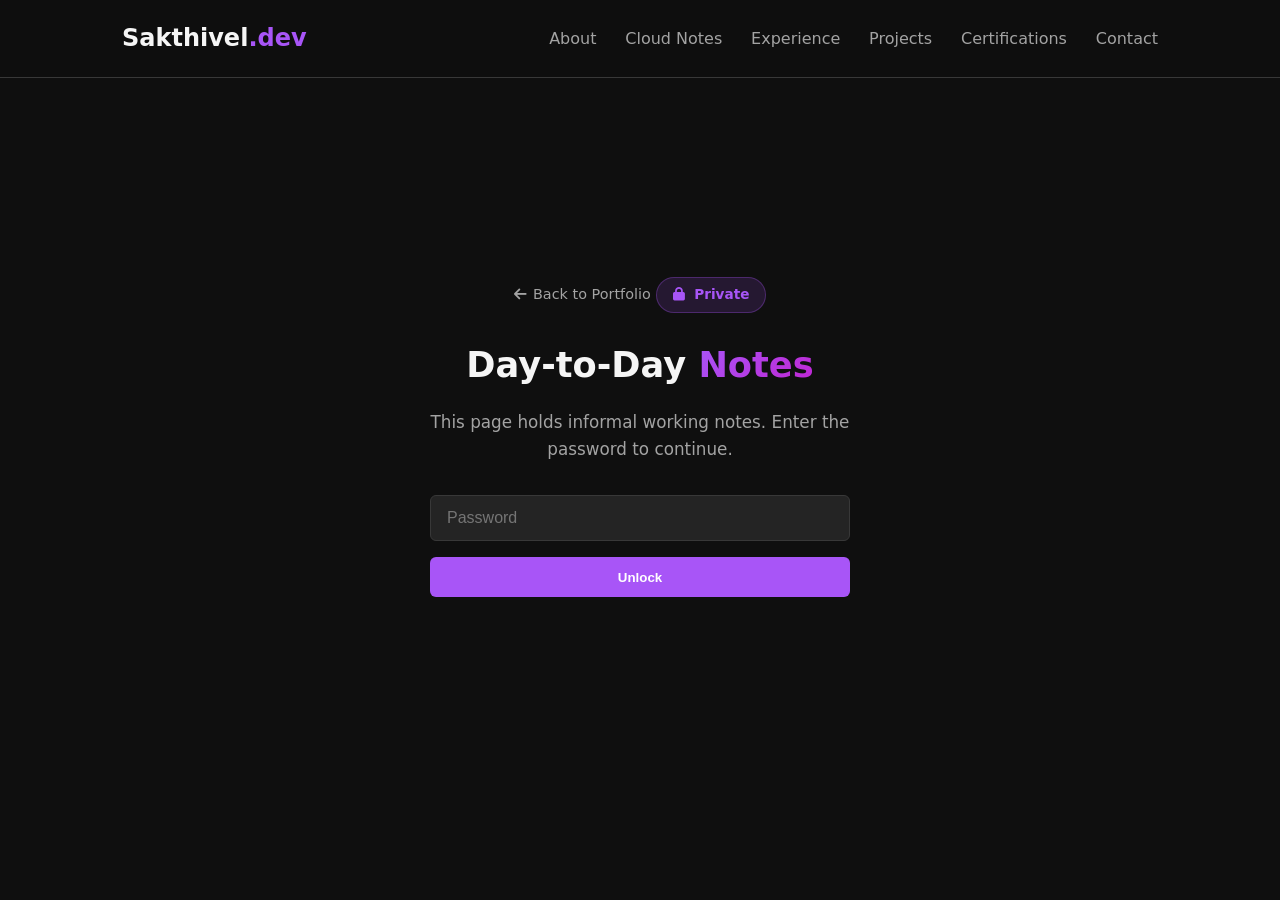
<file: notes.html>
<!DOCTYPE html>
<html lang="en">
<head>
    <meta charset="UTF-8">
    <meta name="viewport" content="width=device-width, initial-scale=1.0">
    <title>Notes | Sakthivel Pongiannan</title>
    <link rel="stylesheet" href="style.css">
    <link rel="stylesheet" href="https://cdnjs.cloudflare.com/ajax/libs/font-awesome/6.4.0/css/all.min.css">
    <meta name="robots" content="noindex, nofollow">
</head>
<body>

    <!-- Navigation Bar -->
    <nav class="navbar">
        <div class="nav-container">
            <a href="index.html" class="logo">Sakthivel<span>.dev</span></a>
            <ul class="nav-links">
                <li><a href="index.html#about">About</a></li>
                <li><a href="aws.html">Cloud Notes</a></li>
                <li><a href="index.html#experience">Experience</a></li>
                <li><a href="index.html#projects">Projects</a></li>
                <li><a href="index.html#certifications">Certifications</a></li>
                <li><a href="index.html#contact">Contact</a></li>
            </ul>
        </div>
    </nav>

    <!-- Lock Screen -->
    <header class="hero" id="lock-screen" style="min-height: 90vh;">
        <div class="hero-content" style="max-width: 420px;">
            <a href="index.html" class="back-link"><i class="fa-solid fa-arrow-left"></i> Back to Portfolio</a>
            <span class="badge"><i class="fa-solid fa-lock"></i>&nbsp; Private</span>
            <h1 style="font-size: 2.2rem;">Day-to-Day <span class="highlight">Notes</span></h1>
            <p class="subtext">This page holds informal working notes. Enter the password to continue.</p>

            <form id="unlock-form" style="margin-top: 1.5rem;">
                <input
                    type="password"
                    id="password-input"
                    placeholder="Password"
                    autocomplete="off"
                    style="width: 100%; padding: 0.8rem 1rem; border-radius: 6px; border: 1px solid var(--border-color); background-color: var(--card-bg); color: var(--text-color); font-size: 1rem; margin-bottom: 1rem;"
                >
                <button type="submit" class="btn btn-primary" style="width: 100%; border: none; cursor: pointer;">Unlock</button>
            </form>
            <p id="lock-error" style="color: #f87171; font-size: 0.9rem; margin-top: 1rem; display: none;">
                Incorrect password. Try again.
            </p>
        </div>
    </header>

    <!-- Notes Content (hidden until unlocked) -->
    <div id="notes-content" style="display: none;">

        <header class="hero" style="min-height: 40vh;">
            <div class="hero-content">
                <span class="badge"><i class="fa-solid fa-unlock"></i>&nbsp; Unlocked</span>
                <h1>Day-to-Day <span class="highlight">Notes</span></h1>
                <p class="subtext">Informal, evolving notes — decisions, gotchas, and things worth not forgetting across clouds, AI tooling, and career progress.</p>
                <button id="lock-again-btn" class="btn btn-secondary" style="border: 1px solid var(--border-color); cursor: pointer; background: none;">
                    <i class="fa-solid fa-lock"></i> Lock this page
                </button>
            </div>
        </header>

        <section class="section bg-alt">
            <div class="container">
                <h2 class="section-title">Notes Log</h2>
                <p style="color: var(--text-muted); margin-bottom: 2rem; max-width: 700px;">
                    Add a new entry whenever something's worth remembering. For cloud-specific technical notes, use the dedicated
                    <a href="aws.html" style="color: var(--accent-color);">AWS</a>,
                    <a href="gcp.html" style="color: var(--accent-color);">GCP</a>, and
                    <a href="azure.html" style="color: var(--accent-color);">Azure</a> pages instead — this page is for everything else.
                </p>

                <div class="log-entry">
                    <span class="log-date">Template Entry</span>
                    <h4>Short title of the note</h4>
                    <p>What happened, what you decided, and the one detail future-you would forget. Duplicate this block for each new note.</p>
                </div>

                <div class="log-placeholder">
                    Add your next note here.
                </div>
            </div>
        </section>

        <footer>
            &copy; 2026 Sakthivel Pongiannan. Designed &amp; Built for GitHub Pages.
        </footer>
    </div>

    <script>
        // SHA-256 hash of the page password — the plaintext password is never stored in this file.
        const PASSWORD_HASH = '393a53b82702d50e5046990bca98f60f6153a4a9715c217d467826b340489800';
        const STORAGE_KEY = 'siteUnlocked'; // shared with index.html's projects gate

        async function sha256Hex(text) {
            const data = new TextEncoder().encode(text);
            const hashBuffer = await crypto.subtle.digest('SHA-256', data);
            return Array.from(new Uint8Array(hashBuffer))
                .map(b => b.toString(16).padStart(2, '0'))
                .join('');
        }

        function showNotes() {
            document.getElementById('lock-screen').style.display = 'none';
            document.getElementById('notes-content').style.display = 'block';
        }

        function showLock() {
            document.getElementById('notes-content').style.display = 'none';
            document.getElementById('lock-screen').style.display = 'flex';
            document.getElementById('password-input').value = '';
        }

        // Stay unlocked for this browser until the person explicitly locks it or clears site data.
        if (localStorage.getItem(STORAGE_KEY) === 'true') {
            showNotes();
        }

        document.getElementById('unlock-form').addEventListener('submit', async (e) => {
            e.preventDefault();
            const entered = document.getElementById('password-input').value;
            const enteredHash = await sha256Hex(entered);

            if (enteredHash === PASSWORD_HASH) {
                localStorage.setItem(STORAGE_KEY, 'true');
                document.getElementById('lock-error').style.display = 'none';
                showNotes();
            } else {
                document.getElementById('lock-error').style.display = 'block';
            }
        });

        document.getElementById('lock-again-btn').addEventListener('click', () => {
            localStorage.removeItem(STORAGE_KEY);
            showLock();
        });
    </script>

</body>
</html>
</file>
<file: style.css>
/* --- Color Palette & Variables --- */
:root {
    --bg-color: #0f0f0f;
    --bg-alt: #1a1a1a;
    --card-bg: #242424;
    --text-color: #f5f5f5;
    --text-muted: #a3a3a3;
    --accent-color: #a855f7;
    --accent-hover: #9333ea;
    --accent-secondary: #c026d3;
    --border-color: #383838;
    --font-family: system-ui, -apple-system, BlinkMacSystemFont, 'Segoe UI', Roboto, sans-serif;
}

* {
    margin: 0;
    padding: 0;
    box-sizing: border-box;
    scroll-behavior: smooth;
}

body {
    background-color: var(--bg-color);
    color: var(--text-color);
    font-family: var(--font-family);
    line-height: 1.6;
}

/* --- Navbar --- */
.navbar {
    position: fixed;
    top: 0;
    width: 100%;
    background-color: rgba(15, 15, 15, 0.85);
    backdrop-filter: blur(10px);
    border-bottom: 1px solid var(--border-color);
    z-index: 1000;
}

.nav-container {
    max-width: 1100px;
    margin: 0 auto;
    padding: 1.2rem 2rem;
    display: flex;
    justify-content: space-between;
    align-items: center;
}

.logo {
    font-size: 1.5rem;
    font-weight: 700;
    color: var(--text-color);
    text-decoration: none;
}

.logo span { color: var(--accent-color); }

.nav-links {
    display: flex;
    list-style: none;
    gap: 1.8rem;
}

.nav-links a {
    color: var(--text-muted);
    text-decoration: none;
    font-weight: 500;
    transition: color 0.2s ease;
}

.nav-links a:hover { color: var(--accent-color); }

/* --- Global Section Settings --- */
.section { padding: 6rem 2rem; }
.bg-alt { background-color: var(--bg-alt); }
.container { max-width: 1100px; margin: 0 auto; }

.section-title {
    font-size: 2.2rem;
    margin-bottom: 2.5rem;
    position: relative;
}

.section-title::after {
    content: '';
    display: block;
    width: 60px;
    height: 4px;
    background: var(--accent-color);
    margin-top: 0.5rem;
    border-radius: 2px;
}

.text-center { text-align: center; }
.text-center .section-title::after { margin: 0.5rem auto 0; }

/* --- Hero Section --- */
.hero {
    min-height: 100vh;
    display: flex;
    align-items: center;
    justify-content: center;
    padding: 6rem 2rem 2rem;
    text-align: center;
}

.badge {
    background-color: rgba(168, 85, 247, 0.15);
    color: var(--accent-color);
    padding: 0.4rem 1rem;
    border-radius: 20px;
    font-size: 0.85rem;
    font-weight: 600;
    border: 1px solid rgba(168, 85, 247, 0.3);
    display: inline-block;
    margin-bottom: 1.5rem;
}

.hero h1 { font-size: 3.2rem; margin-bottom: 1rem; }
.highlight {
    background: linear-gradient(135deg, var(--accent-color) 0%, var(--accent-secondary) 100%);
    -webkit-background-clip: text;
    background-clip: text;
    color: transparent;
}
.tagline { font-size: 1.5rem; color: var(--text-muted); margin-bottom: 1rem; font-weight: 500; }
.subtext { max-width: 680px; margin: 0 auto 2rem; color: var(--text-muted); font-size: 1.05rem; }

.hero-cta {
    display: flex;
    gap: 1rem;
    justify-content: center;
}

.btn {
    padding: 0.8rem 1.8rem;
    border-radius: 6px;
    text-decoration: none;
    font-weight: 600;
    transition: all 0.2s ease;
}

.btn-primary { background-color: var(--accent-color); color: #ffffff; }
.btn-primary:hover { background-color: var(--accent-hover); }

.btn-secondary {
    border: 1px solid var(--border-color);
    color: var(--text-color);
}
.btn-secondary:hover { border-color: var(--accent-color); color: var(--accent-color); }

/* --- About Card & Key Differentiators --- */
.about-card {
    background-color: var(--card-bg);
    padding: 2.5rem;
    border-radius: 12px;
    border: 1px solid var(--border-color);
}

.about-card p { margin-bottom: 1.2rem; font-size: 1.05rem; color: var(--text-muted); }

.differentiators {
    display: grid;
    grid-template-columns: repeat(auto-fit, minmax(280px, 1fr));
    gap: 1.5rem;
    margin-top: 2rem;
    padding-top: 2rem;
    border-top: 1px solid var(--border-color);
}

.diff-item i { font-size: 1.8rem; color: var(--accent-color); margin-bottom: 0.8rem; }
.diff-item h4 { margin-bottom: 0.5rem; color: var(--text-color); }
.diff-item p { font-size: 0.95rem; }

/* --- Skills Grid --- */
.skills-grid, .projects-grid, .certs-grid {
    display: grid;
    grid-template-columns: repeat(auto-fit, minmax(300px, 1fr));
    gap: 1.5rem;
}

.skill-card, .project-card, .cert-card {
    background-color: var(--card-bg);
    padding: 2rem;
    border-radius: 10px;
    border: 1px solid var(--border-color);
    transition: transform 0.2s ease, border-color 0.2s ease;
}

.skill-card:hover, .project-card:hover, .cert-card:hover {
    transform: translateY(-4px);
    border-color: var(--accent-color);
}

.skill-card i {
    font-size: 2rem;
    color: var(--accent-color);
    margin-bottom: 1rem;
}

.skill-card h3 { margin-bottom: 0.5rem; }
.skill-card p { color: var(--text-muted); font-size: 0.95rem; }

/* --- Timeline Section --- */
.timeline {
    position: relative;
    border-left: 2px solid var(--border-color);
    padding-left: 2rem;
    margin-left: 1rem;
}

.timeline-item {
    position: relative;
    margin-bottom: 2.5rem;
}

.timeline-dot {
    position: absolute;
    left: -2.6rem;
    top: 0.3rem;
    width: 1rem;
    height: 1rem;
    border-radius: 50%;
    background-color: var(--accent-color);
    border: 4px solid var(--bg-color);
}

.timeline-date {
    font-size: 0.85rem;
    color: var(--accent-color);
    font-weight: 600;
    text-transform: uppercase;
}

.timeline-content h3 { font-size: 1.3rem; margin-top: 0.2rem; }
.timeline-content h4 { color: var(--text-muted); margin-bottom: 0.8rem; font-weight: 500; }

.timeline-content ul {
    list-style-type: disc;
    padding-left: 1.2rem;
    color: var(--text-muted);
}

.timeline-content li { margin-bottom: 0.5rem; font-size: 0.95rem; }

/* --- Project Cards & Badges --- */
.project-header {
    display: flex;
    align-items: center;
    gap: 1rem;
    margin-bottom: 1rem;
}

.project-icon { font-size: 1.8rem; color: var(--accent-color); }
.project-card p { color: var(--text-muted); font-size: 0.95rem; margin-bottom: 1.5rem; }

.tags { display: flex; gap: 0.5rem; flex-wrap: wrap; }
.tags span {
    background-color: rgba(168, 85, 247, 0.1);
    color: var(--accent-color);
    padding: 0.3rem 0.7rem;
    border-radius: 4px;
    font-size: 0.8rem;
    font-weight: 500;
}

/* --- Certifications & Education --- */
.cert-card { text-align: center; padding: 1.8rem; }
.cert-icon { font-size: 2.2rem; color: var(--accent-color); margin-bottom: 1rem; }
.cert-card h4 { font-size: 1.1rem; margin-bottom: 0.3rem; }
.cert-card p { color: var(--text-muted); font-size: 0.9rem; }

.education-box {
    margin-top: 2rem;
    background-color: var(--card-bg);
    padding: 1.5rem 2rem;
    border-radius: 10px;
    border: 1px solid var(--border-color);
    display: flex;
    align-items: center;
    gap: 1.5rem;
}

.edu-icon { font-size: 2.5rem; color: var(--accent-color); }
.education-box p { color: var(--text-muted); }

/* --- Contact & Social Links --- */
.contact-details {
    margin: 1.5rem 0;
    font-size: 1.1rem;
    color: var(--text-muted);
}

.contact-details i { color: var(--accent-color); margin-right: 0.5rem; }

.social-links {
    display: flex;
    justify-content: center;
    gap: 1.5rem;
    margin-top: 1.5rem;
}

.social-links a {
    color: var(--text-muted);
    font-size: 1.8rem;
    transition: color 0.2s ease;
}

.social-links a:hover { color: var(--accent-color); }

/* --- Footer --- */
footer {
    text-align: center;
    padding: 2rem;
    border-top: 1px solid var(--border-color);
    color: var(--text-muted);
    font-size: 0.9rem;
}

/* --- Mobile Responsiveness --- */
@media (max-width: 768px) {
    .hero h1 { font-size: 2.3rem; }
    .nav-links { display: none; }
    .education-box { flex-direction: column; text-align: center; }
}

/* --- Cloud Sub-Nav Switcher (added for cloud deep-dive pages) --- */
.back-link {
    display: inline-flex;
    align-items: center;
    gap: 0.4rem;
    color: var(--text-muted);
    text-decoration: none;
    font-size: 0.9rem;
    margin-bottom: 1.5rem;
    transition: color 0.2s ease;
}
.back-link:hover { color: var(--accent-color); }

.cloud-switcher {
    display: flex;
    gap: 0.8rem;
    justify-content: center;
    flex-wrap: wrap;
    margin-top: 1.5rem;
}

.cloud-tab {
    padding: 0.55rem 1.4rem;
    border: 1px solid var(--border-color);
    border-radius: 20px;
    color: var(--text-muted);
    text-decoration: none;
    font-weight: 600;
    font-size: 0.9rem;
    transition: all 0.2s ease;
}
.cloud-tab:hover { border-color: var(--accent-color); color: var(--accent-color); }
.cloud-tab.active { background-color: var(--accent-color); color: #ffffff; border-color: var(--accent-color); }

/* --- Day-to-Day / Study Log entries --- */
.log-entry {
    border-left: 3px solid var(--border-color);
    padding: 0.9rem 0 0.9rem 1.3rem;
    margin-bottom: 1.2rem;
    transition: border-color 0.2s ease;
}
.log-entry:hover { border-left-color: var(--accent-color); }
.log-date {
    font-size: 0.78rem;
    color: var(--accent-color);
    font-weight: 700;
    text-transform: uppercase;
    letter-spacing: 0.03em;
}
.log-entry h4 { margin: 0.3rem 0 0.4rem; font-size: 1.05rem; }
.log-entry p { color: var(--text-muted); font-size: 0.95rem; margin-bottom: 0; }
.log-placeholder {
    border: 1px dashed var(--border-color);
    border-radius: 8px;
    padding: 1.5rem;
    text-align: center;
    color: var(--text-muted);
    font-size: 0.9rem;
    font-style: italic;
}

/* --- Roadmap steps (used on Azure learning-journey page) --- */
.roadmap-step {
    display: flex;
    gap: 1.2rem;
    margin-bottom: 1.8rem;
    align-items: flex-start;
}
.roadmap-num {
    flex-shrink: 0;
    width: 2.6rem;
    height: 2.6rem;
    border-radius: 50%;
    background-color: var(--card-bg);
    border: 1px solid var(--border-color);
    display: flex;
    align-items: center;
    justify-content: center;
    color: var(--accent-color);
    font-weight: 700;
}
.roadmap-content h4 { margin-bottom: 0.3rem; }
.roadmap-content p { color: var(--text-muted); font-size: 0.95rem; }

.status-pill {
    display: inline-block;
    padding: 0.25rem 0.7rem;
    border-radius: 12px;
    font-size: 0.75rem;
    font-weight: 700;
    text-transform: uppercase;
    letter-spacing: 0.03em;
    margin-left: 0.6rem;
}
.status-done { background: rgba(74, 222, 128, 0.15); color: #4ade80; }
.status-inprogress { background: rgba(168, 85, 247, 0.15); color: var(--accent-color); }
.status-planned { background: rgba(148, 163, 184, 0.15); color: var(--text-muted); }

/* --- Hero Profile Photo (circular, professional frame) --- */
.profile-pic-wrapper {
    position: relative;
    width: 140px;
    height: 140px;
    margin: 0 auto 1.8rem;
}

.profile-pic {
    width: 140px;
    height: 140px;
    max-width: 140px;
    object-fit: cover;
    border-radius: 50%;
    border: 3px solid var(--accent-color);
    box-shadow: 0 4px 24px rgba(168, 85, 247, 0.35);
    position: relative;
    z-index: 1;
    display: block;
}

.profile-pic-glow {
    position: absolute;
    top: -4px;
    left: -4px;
    right: -4px;
    bottom: -4px;
    border-radius: 50%;
    border: 1px solid rgba(168, 85, 247, 0.3);
    z-index: 0;
}

@media (max-width: 768px) {
    .profile-pic-wrapper { width: 110px; height: 110px; }
    .profile-pic { width: 110px; height: 110px; max-width: 110px; }
}
</file>
